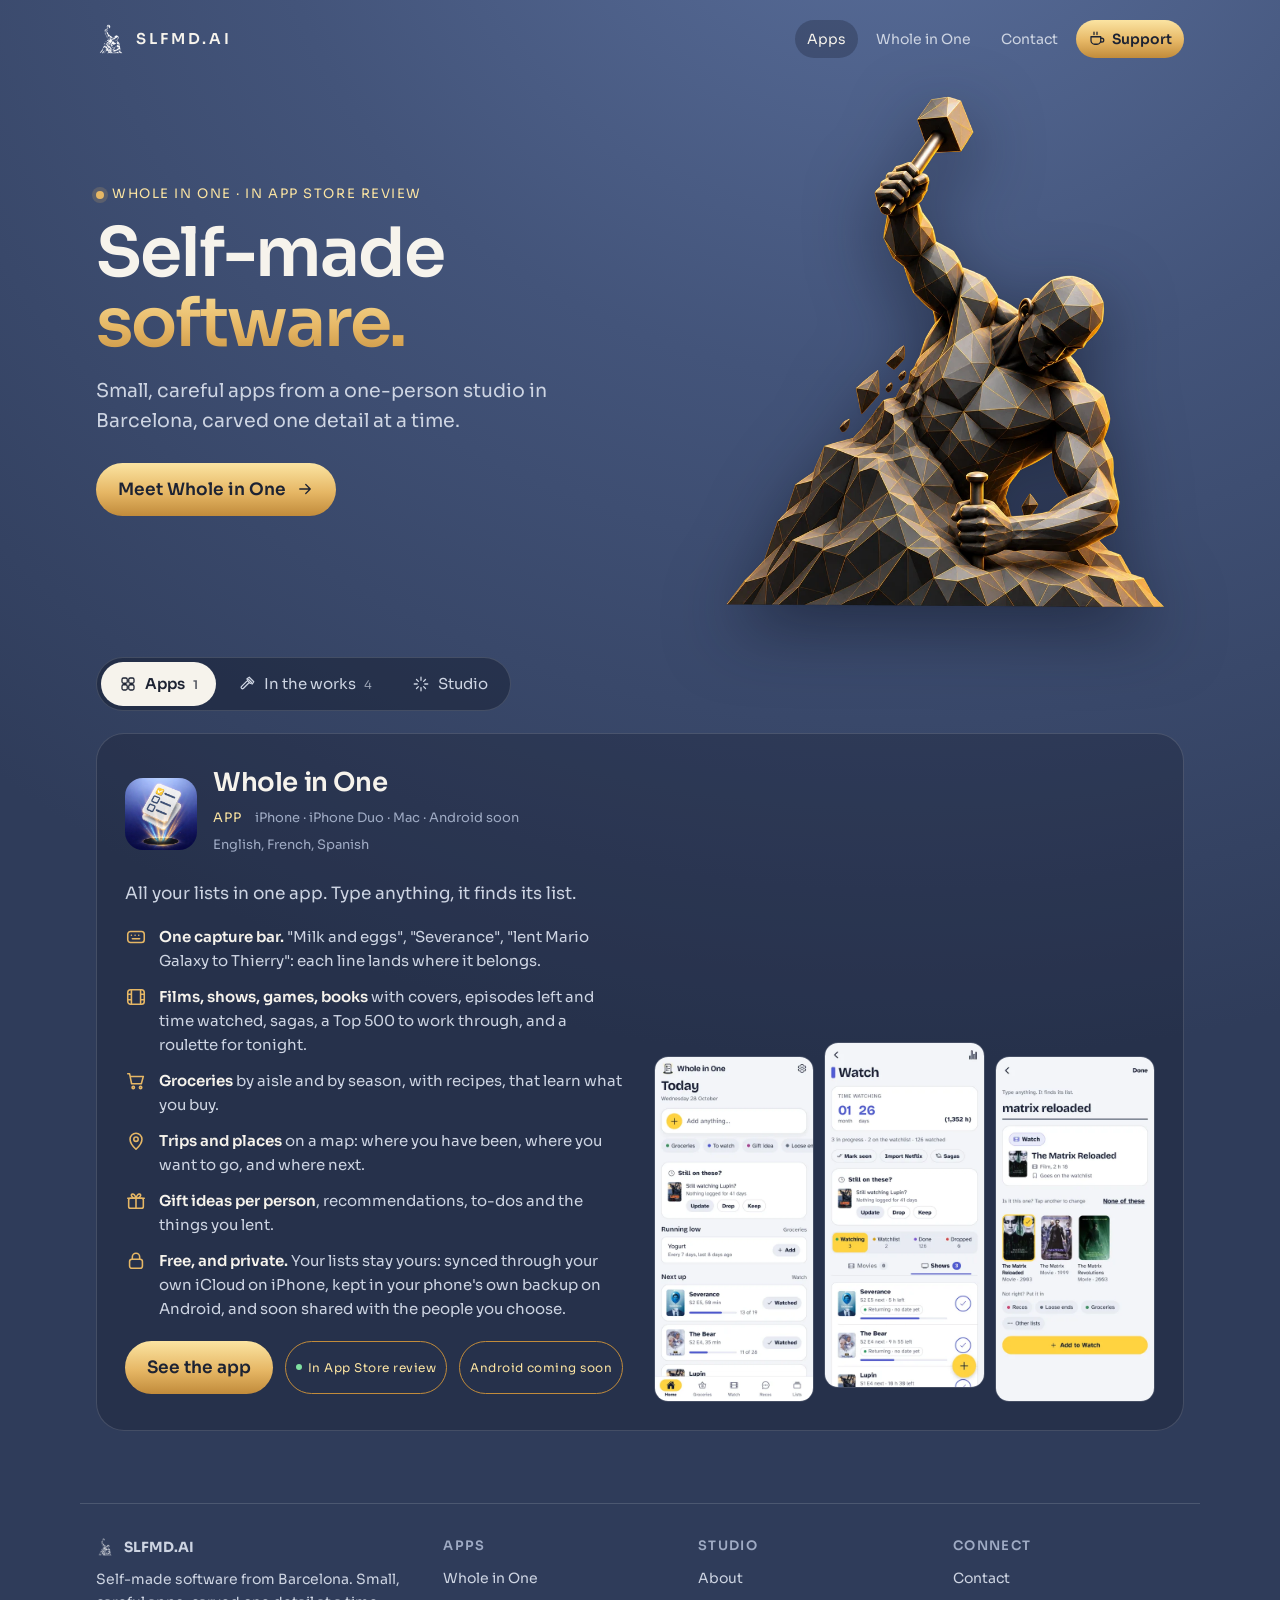
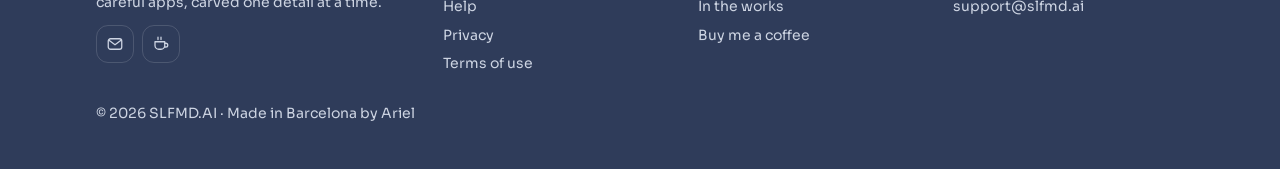
<file: index.html>
<!doctype html>
<html lang="en">
<head>
<meta charset="utf-8">
<meta name="viewport" content="width=device-width,initial-scale=1">
<title>SLFMD.AI — self-made apps</title>
<meta name="description" content="SLFMD.AI is a small studio in Barcelona making careful apps and games. First up: Whole in One, all your lists in one app.">
<meta name="theme-color" content="#43547a">
<link rel="icon" href="/favicon.ico" sizes="any">
<link rel="icon" type="image/png" href="/assets/favicon-32.png" sizes="32x32">
<link rel="apple-touch-icon" href="/apple-touch-icon.png">
<meta property="og:type" content="website">
<meta property="og:site_name" content="SLFMD.AI">
<meta property="og:title" content="SLFMD.AI — self-made apps">
<meta property="og:description" content="SLFMD.AI is a small studio in Barcelona making careful apps and games. First up: Whole in One, all your lists in one app.">
<meta property="og:image" content="https://slfmd.ai/assets/og-image.jpg">
<meta name="twitter:card" content="summary_large_image">
<link rel="preconnect" href="https://fonts.googleapis.com">
<link rel="preconnect" href="https://fonts.gstatic.com" crossorigin>
<link href="https://fonts.googleapis.com/css2?family=Sora:wght@400;600&display=swap" rel="stylesheet">
<link rel="stylesheet" href="/assets/site.css">
</head>
<body>
<svg width="0" height="0" style="position:absolute" aria-hidden="true">
<symbol id="i-mail" viewBox="0 0 24 24"><rect x="3" y="5" width="18" height="14" rx="3"/><path d="m4 7 8 6 8-6"/></symbol>
<symbol id="i-insta" viewBox="0 0 24 24"><rect x="3.5" y="3.5" width="17" height="17" rx="5"/><circle cx="12" cy="12" r="4"/><circle cx="17.2" cy="6.8" r="0.6" fill="currentColor"/></symbol>
<symbol id="i-coffee" viewBox="0 0 24 24"><path d="M4 9h13v5a5 5 0 0 1-5 5H9a5 5 0 0 1-5-5V9Z"/><path d="M17 11h1.5a2.5 2.5 0 0 1 0 5H17"/><path d="M8 3v3M12 3v3"/></symbol>
<symbol id="i-heart" viewBox="0 0 24 24"><path d="M12 20s-7.5-4.6-7.5-10A4.3 4.3 0 0 1 12 7.4 4.3 4.3 0 0 1 19.5 10c0 5.4-7.5 10-7.5 10Z"/></symbol>
<symbol id="i-help" viewBox="0 0 24 24"><circle cx="12" cy="12" r="9"/><circle cx="12" cy="12" r="3.5"/><path d="m5.6 5.6 3.9 3.9M14.5 14.5l3.9 3.9M18.4 5.6l-3.9 3.9M9.5 14.5l-3.9 3.9"/></symbol>
<symbol id="i-chat" viewBox="0 0 24 24"><path d="M20 12a8 8 0 0 1-11.6 7.1L4 20l1-4.2A8 8 0 1 1 20 12Z"/></symbol>
<symbol id="i-apps" viewBox="0 0 24 24"><rect x="4" y="4" width="7" height="7" rx="2"/><rect x="13" y="4" width="7" height="7" rx="2"/><rect x="4" y="13" width="7" height="7" rx="2"/><rect x="13" y="13" width="7" height="7" rx="2"/></symbol>
<symbol id="i-hammer" viewBox="0 0 24 24"><path d="m14 6 4 4M11.5 8.5l-7 7a1.8 1.8 0 0 0 2.5 2.5l7-7"/><path d="m12 5 3-2 6 6-2 3-3-1-3-3Z"/></symbol>
<symbol id="i-spark" viewBox="0 0 24 24"><path d="M12 3v4M12 17v4M3 12h4M17 12h4M6 6l2.5 2.5M15.5 15.5 18 18M18 6l-2.5 2.5M8.5 15.5 6 18"/></symbol>
<symbol id="i-type" viewBox="0 0 24 24"><rect x="3" y="6" width="18" height="12" rx="3"/><path d="M7 10h.01M11 10h.01M15 10h.01M8 14h8"/></symbol>
<symbol id="i-film" viewBox="0 0 24 24"><rect x="3" y="4" width="18" height="16" rx="3"/><path d="M7 4v16M17 4v16M3 9h4M3 15h4M17 9h4M17 15h4"/></symbol>
<symbol id="i-cart" viewBox="0 0 24 24"><path d="M3 4h2l2.2 11h10.6L20 7H6.2"/><circle cx="9" cy="19" r="1.3"/><circle cx="17" cy="19" r="1.3"/></symbol>
<symbol id="i-gift" viewBox="0 0 24 24"><rect x="4" y="9" width="16" height="11" rx="2"/><path d="M3 9h18M12 9v11M12 9S10.5 4 8 4.5 7.5 9 12 9Zm0 0s1.5-5 4-4.5S16.5 9 12 9Z"/></symbol>
<symbol id="i-pin" viewBox="0 0 24 24"><path d="M12 21s-6.5-6-6.5-11a6.5 6.5 0 0 1 13 0c0 5-6.5 11-6.5 11Z"/><circle cx="12" cy="10" r="2.4"/></symbol>
<symbol id="i-lock" viewBox="0 0 24 24"><rect x="5" y="10" width="14" height="10" rx="2.5"/><path d="M8 10V7.5a4 4 0 0 1 8 0V10"/></symbol>
<symbol id="i-phone" viewBox="0 0 24 24"><rect x="6.5" y="2.5" width="11" height="19" rx="2.5"/><path d="M11 18.5h2"/></symbol>
<symbol id="i-game" viewBox="0 0 24 24"><path d="M7 8h10a4 4 0 0 1 3.9 4.9l-.8 3.3a2.4 2.4 0 0 1-4.2.9L14.5 15h-5l-1.4 2.1a2.4 2.4 0 0 1-4.2-.9l-.8-3.3A4 4 0 0 1 7 8Z"/><path d="M8 11v3M6.5 12.5h3M15.5 12h.01M17.5 13.5h.01"/></symbol>
<symbol id="i-arrow" viewBox="0 0 24 24"><path d="M5 12h14M13 6l6 6-6 6"/></symbol>
<symbol id="i-globe" viewBox="0 0 24 24"><circle cx="12" cy="12" r="9"/><path d="M3 12h18M12 3a14 14 0 0 1 0 18M12 3a14 14 0 0 0 0 18"/></symbol>
</svg>
<a class="skip" href="#main">Skip to content</a>
<header class="bar">
<a class="brand" href="/" aria-label="SLFMD.AI home"><img src="/assets/mark-96.png" alt=""><span>SLFMD.AI</span></a>
<nav aria-label="Main"><a href="/#apps" aria-current="page">Apps</a><a href="/wholeinone/" class="hide-sm">Whole in One</a><a href="/contact/">Contact</a><a class="cta" href="https://ko-fi.com/slfmdai" rel="noopener"><svg class="icon"><use href="#i-coffee"/></svg><span class="hide-sm">Support</span></a></nav>
</header>
<main id="main" class="wide">
<section class="hero">
<div>
<span class="eyebrow">Whole in One · in App Store review</span>
<h1>Self-made <span class="gold-text">software.</span></h1>
<p class="lede">Small, careful apps from a one-person studio in Barcelona, carved one detail at a time.</p>
<div class="actions"><a class="button" href="/wholeinone/">Meet Whole in One <svg class="icon"><use href="#i-arrow"/></svg></a></div>
</div>
<figure><picture><source srcset="/assets/slfmd-hero-alpha.webp" type="image/webp"><img src="/assets/slfmd-hero-alpha.png" width="786" height="920" alt="A low-poly figure carving itself out of rock with a hammer and chisel"></picture></figure>
</section>

<div class="tabs" role="tablist" aria-label="Sections" id="apps">
<button role="tab" id="t-apps" aria-controls="p-apps" aria-selected="true"><svg class="icon"><use href="#i-apps"/></svg>Apps <span class="count">1</span></button>
<button role="tab" id="t-next" aria-controls="p-next" aria-selected="false" tabindex="-1"><svg class="icon"><use href="#i-hammer"/></svg>In the works <span class="count">4</span></button>
<button role="tab" id="t-studio" aria-controls="p-studio" aria-selected="false" tabindex="-1"><svg class="icon"><use href="#i-spark"/></svg>Studio</button>
</div>

<section role="tabpanel" id="p-apps" aria-labelledby="t-apps">
<article class="feature">
<div>
<div class="app-id"><img src="/wholeinone/img/icon.png" alt=""><div><h3>Whole in One</h3><div class="meta"><span class="tag">App</span><span>iPhone · iPhone Duo · Mac · Android soon</span><span>English, French, Spanish</span></div></div></div>
<p class="muted">All your lists in one app. Type anything, it finds its list.</p>
<ul class="ilist">
<li><svg class="icon"><use href="#i-type"/></svg><span><strong>One capture bar.</strong> "Milk and eggs", "Severance", "lent Mario Galaxy to Thierry": each line lands where it belongs.</span></li>
<li><svg class="icon"><use href="#i-film"/></svg><span><strong>Films, shows, games, books</strong> with covers, episodes left and time watched, sagas, a Top 500 to work through, and a roulette for tonight.</span></li>
<li><svg class="icon"><use href="#i-cart"/></svg><span><strong>Groceries</strong> by aisle and by season, with recipes, that learn what you buy.</span></li>
<li><svg class="icon"><use href="#i-pin"/></svg><span><strong>Trips and places</strong> on a map: where you have been, where you want to go, and where next.</span></li>
<li><svg class="icon"><use href="#i-gift"/></svg><span><strong>Gift ideas per person</strong>, recommendations, to-dos and the things you lent.</span></li>
<li><svg class="icon"><use href="#i-lock"/></svg><span><strong>Free, and private.</strong> Your lists stay yours: synced through your own iCloud on iPhone, kept in your phone's own backup on Android, and soon shared with the people you choose.</span></li>
</ul>
<div class="actions"><a class="button" href="/wholeinone/">See the app</a><span class="pill live">In App Store review</span><span class="pill">Android coming soon</span></div>
</div>
<div class="strip">
<img src="/wholeinone/img/1_home.webp" width="402" height="874" alt="Home with today's lists" loading="lazy">
<img src="/wholeinone/img/2_watch.webp" width="402" height="874" alt="Watch list with posters and episodes left" loading="lazy">
<img src="/wholeinone/img/4_capture.webp" width="402" height="874" alt="Typing one line that goes to the right list" loading="lazy">
</div>
</article>
</section>

<section role="tabpanel" id="p-next" aria-labelledby="t-next" hidden>
<div class="panel-head" id="next"><h2>In the works</h2><p>What is on the bench, roughly in order.</p></div>
<div class="cards two">
<a class="tile" href="mailto:support@slfmd.ai?subject=Android%20tester"><div class="badge"><svg class="icon"><use href="#i-phone"/></svg></div><div class="meta"><span class="tag">This winter</span></div><h3>Whole in One for Android</h3><p>The same lists on Android phones, coming soon. The test is open: write to be one of the testers.</p><span class="go">Become a tester <svg class="icon"><use href="#i-arrow"/></svg></span></a>
<div class="tile"><div class="badge"><svg class="icon"><use href="#i-heart"/></svg></div><div class="meta"><span class="tag">2027</span></div><h3>Shared lists</h3><p>Groceries and plans shared with a partner or a household, the same lists on iPhone and Android, and a taste match between friends. Free.</p></div>
<div class="tile"><div class="badge"><svg class="icon"><use href="#i-hammer"/></svg></div><div class="meta"><span class="tag">On the bench</span></div><h3>A second app</h3><p>Another tool made for one person first, then polished until it is worth sharing. Not ready to show yet.</p></div>
<div class="tile"><div class="badge"><svg class="icon"><use href="#i-game"/></svg></div><div class="meta"><span class="tag">In the forge</span></div><h3>Games</h3><p>Fifteen years of making games for others. A few small ones of our own are taking shape.</p></div>
</div>
</section>

<section role="tabpanel" id="p-studio" aria-labelledby="t-studio" hidden>
<div class="studio" id="studio">
<div>
<h2 style="margin-top:0">A one-person studio</h2>
<p class="muted">SLFMD.AI is run by Ariel, a game designer with fifteen years across AAA, free-to-play and iGaming. The name says it: self-made. Everything here is designed, built and supported by hand, with AI as the chisel.</p>
<p class="muted">Every message is read by a person. Ideas from people who use the apps go straight into the next update.</p>
<div class="actions"><a class="button" href="/contact/">Get in touch</a><a class="button ghost" href="https://ko-fi.com/slfmdai" rel="noopener"><svg class="icon"><use href="#i-coffee"/></svg> Buy me a coffee</a></div>
</div>
<div class="stats">
<div class="stat"><b>15</b><span>years making games</span></div>
<div class="stat"><b>1</b><span>person, start to finish</span></div>
<div class="stat"><b>3</b><span>languages: English, French, Spanish</span></div>
<div class="stat"><b>2</b><span>platforms: iPhone and Android</span></div>
</div>
</div>
</section>
<script>
(() => {
  const tabs = [...document.querySelectorAll('[role="tab"]')];
  const show = (t, focus) => {
    tabs.forEach((b) => {
      const on = b === t;
      b.setAttribute('aria-selected', on);
      b.tabIndex = on ? 0 : -1;
      document.getElementById(b.getAttribute('aria-controls')).hidden = !on;
    });
    if (focus) t.focus();
  };
  tabs.forEach((t, i) => {
    t.addEventListener('click', () => show(t));
    t.addEventListener('keydown', (e) => {
      const d = e.key === 'ArrowRight' ? 1 : e.key === 'ArrowLeft' ? -1 : 0;
      if (d) show(tabs[(i + d + tabs.length) % tabs.length], true);
    });
  });
  // links to #next or #studio open their tab
  const open = () => {
    const id = location.hash.slice(1);
    const t = { next: 't-next', studio: 't-studio', apps: 't-apps' }[id];
    if (t) show(document.getElementById(t));
  };
  window.addEventListener('hashchange', open);
  open();
})();
</script>
</main>

<footer>
<div class="cols">
<div><div class="sign"><img src="/assets/mark-96.png" alt=""><strong>SLFMD.AI</strong></div><p style="margin:10px 0 0">Self-made software from Barcelona. Small, careful apps, carved one detail at a time.</p>
<div class="social"><a href="mailto:contact@slfmd.ai" aria-label="Email"><svg class="icon"><use href="#i-mail"/></svg></a><a href="https://ko-fi.com/slfmdai" rel="noopener" aria-label="Ko-fi"><svg class="icon"><use href="#i-coffee"/></svg></a></div></div>
<div><h3>Apps</h3><ul><li><a href="/wholeinone/">Whole in One</a></li><li><a href="/wholeinone/support/">Help</a></li><li><a href="/wholeinone/privacy/">Privacy</a></li><li><a href="/terms/">Terms of use</a></li></ul></div>
<div><h3>Studio</h3><ul><li><a href="/#studio">About</a></li><li><a href="/#next">In the works</a></li><li><a href="https://ko-fi.com/slfmdai" rel="noopener">Buy me a coffee</a></li></ul></div>
<div><h3>Connect</h3><ul><li><a href="/contact/">Contact</a></li><li><a href="mailto:support@slfmd.ai">support@slfmd.ai</a></li></ul></div>
</div>
<div class="sign">© 2026 SLFMD.AI · Made in Barcelona by Ariel</div>
</footer>
</body>
</html>
</file>
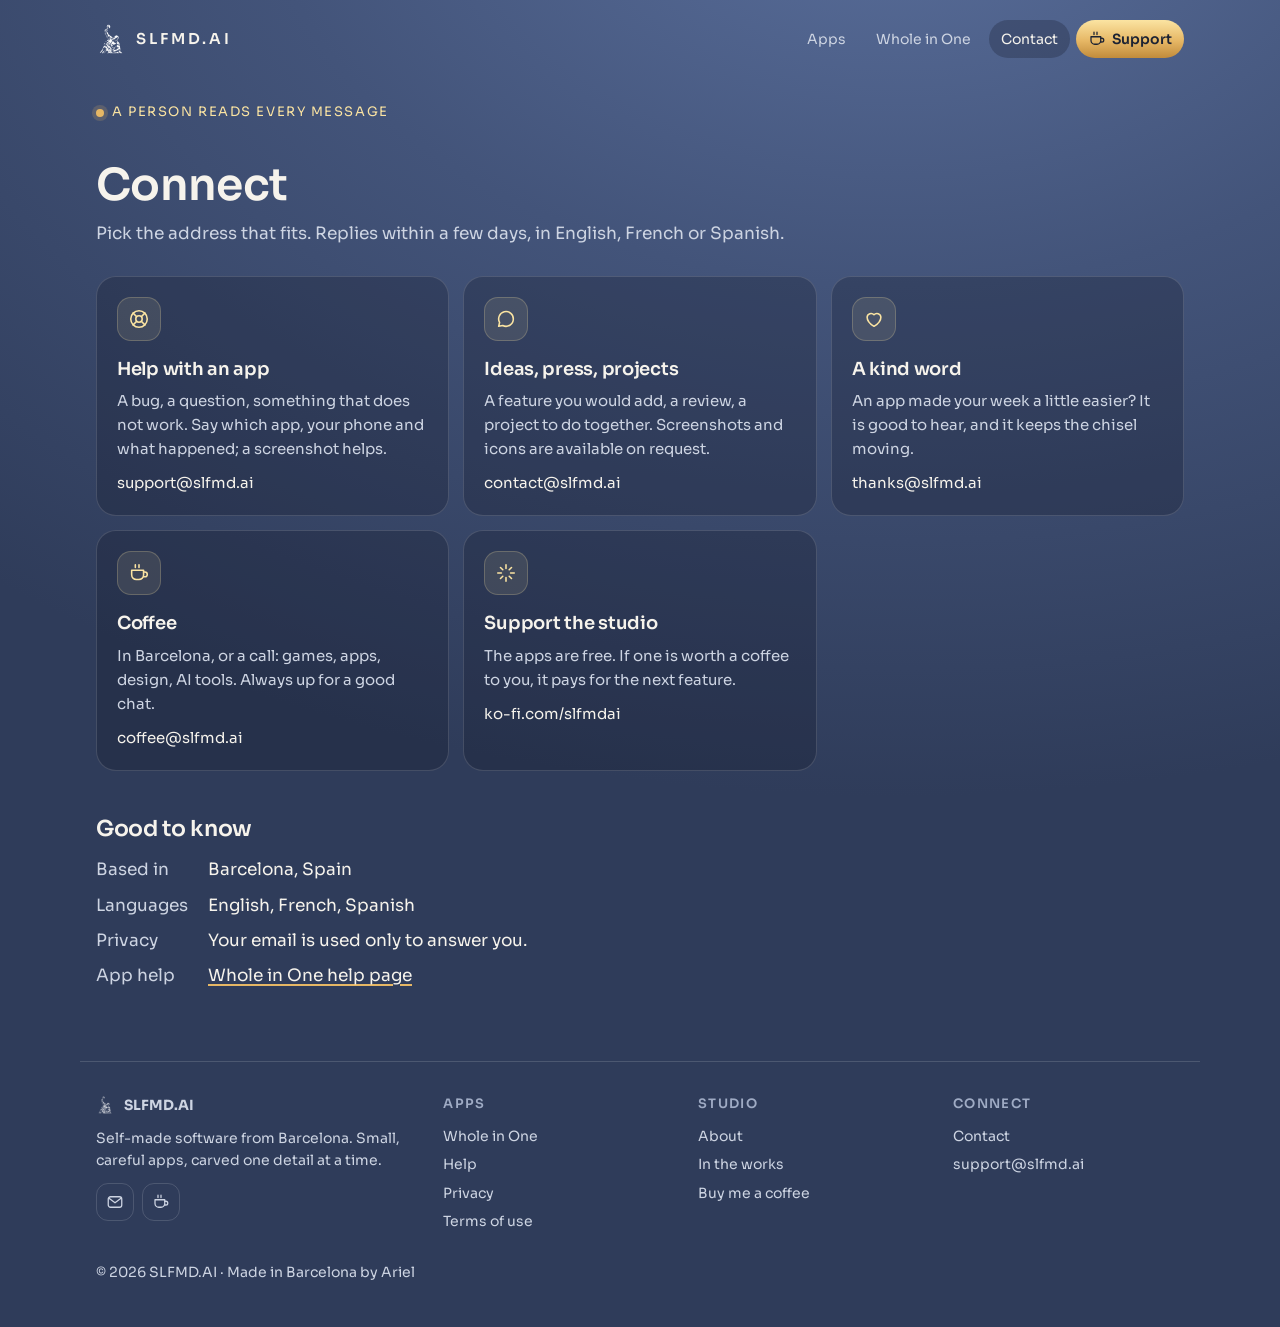
<file: contact/index.html>
<!doctype html>
<html lang="en">
<head>
<meta charset="utf-8">
<meta name="viewport" content="width=device-width,initial-scale=1">
<title>Contact — SLFMD.AI</title>
<meta name="description" content="Reach SLFMD.AI: app help, ideas and press, a kind word or a coffee.">
<meta name="theme-color" content="#43547a">
<link rel="icon" href="/favicon.ico" sizes="any">
<link rel="icon" type="image/png" href="/assets/favicon-32.png" sizes="32x32">
<link rel="apple-touch-icon" href="/apple-touch-icon.png">
<meta property="og:type" content="website">
<meta property="og:site_name" content="SLFMD.AI">
<meta property="og:title" content="Contact — SLFMD.AI">
<meta property="og:description" content="Reach SLFMD.AI: app help, ideas and press, a kind word or a coffee.">
<meta property="og:image" content="https://slfmd.ai/assets/og-image.jpg">
<meta name="twitter:card" content="summary_large_image">
<link rel="preconnect" href="https://fonts.googleapis.com">
<link rel="preconnect" href="https://fonts.gstatic.com" crossorigin>
<link href="https://fonts.googleapis.com/css2?family=Sora:wght@400;600&display=swap" rel="stylesheet">
<link rel="stylesheet" href="/assets/site.css">
</head>
<body>
<svg width="0" height="0" style="position:absolute" aria-hidden="true">
<symbol id="i-mail" viewBox="0 0 24 24"><rect x="3" y="5" width="18" height="14" rx="3"/><path d="m4 7 8 6 8-6"/></symbol>
<symbol id="i-insta" viewBox="0 0 24 24"><rect x="3.5" y="3.5" width="17" height="17" rx="5"/><circle cx="12" cy="12" r="4"/><circle cx="17.2" cy="6.8" r="0.6" fill="currentColor"/></symbol>
<symbol id="i-coffee" viewBox="0 0 24 24"><path d="M4 9h13v5a5 5 0 0 1-5 5H9a5 5 0 0 1-5-5V9Z"/><path d="M17 11h1.5a2.5 2.5 0 0 1 0 5H17"/><path d="M8 3v3M12 3v3"/></symbol>
<symbol id="i-heart" viewBox="0 0 24 24"><path d="M12 20s-7.5-4.6-7.5-10A4.3 4.3 0 0 1 12 7.4 4.3 4.3 0 0 1 19.5 10c0 5.4-7.5 10-7.5 10Z"/></symbol>
<symbol id="i-help" viewBox="0 0 24 24"><circle cx="12" cy="12" r="9"/><circle cx="12" cy="12" r="3.5"/><path d="m5.6 5.6 3.9 3.9M14.5 14.5l3.9 3.9M18.4 5.6l-3.9 3.9M9.5 14.5l-3.9 3.9"/></symbol>
<symbol id="i-chat" viewBox="0 0 24 24"><path d="M20 12a8 8 0 0 1-11.6 7.1L4 20l1-4.2A8 8 0 1 1 20 12Z"/></symbol>
<symbol id="i-apps" viewBox="0 0 24 24"><rect x="4" y="4" width="7" height="7" rx="2"/><rect x="13" y="4" width="7" height="7" rx="2"/><rect x="4" y="13" width="7" height="7" rx="2"/><rect x="13" y="13" width="7" height="7" rx="2"/></symbol>
<symbol id="i-hammer" viewBox="0 0 24 24"><path d="m14 6 4 4M11.5 8.5l-7 7a1.8 1.8 0 0 0 2.5 2.5l7-7"/><path d="m12 5 3-2 6 6-2 3-3-1-3-3Z"/></symbol>
<symbol id="i-spark" viewBox="0 0 24 24"><path d="M12 3v4M12 17v4M3 12h4M17 12h4M6 6l2.5 2.5M15.5 15.5 18 18M18 6l-2.5 2.5M8.5 15.5 6 18"/></symbol>
<symbol id="i-type" viewBox="0 0 24 24"><rect x="3" y="6" width="18" height="12" rx="3"/><path d="M7 10h.01M11 10h.01M15 10h.01M8 14h8"/></symbol>
<symbol id="i-film" viewBox="0 0 24 24"><rect x="3" y="4" width="18" height="16" rx="3"/><path d="M7 4v16M17 4v16M3 9h4M3 15h4M17 9h4M17 15h4"/></symbol>
<symbol id="i-cart" viewBox="0 0 24 24"><path d="M3 4h2l2.2 11h10.6L20 7H6.2"/><circle cx="9" cy="19" r="1.3"/><circle cx="17" cy="19" r="1.3"/></symbol>
<symbol id="i-gift" viewBox="0 0 24 24"><rect x="4" y="9" width="16" height="11" rx="2"/><path d="M3 9h18M12 9v11M12 9S10.5 4 8 4.5 7.5 9 12 9Zm0 0s1.5-5 4-4.5S16.5 9 12 9Z"/></symbol>
<symbol id="i-pin" viewBox="0 0 24 24"><path d="M12 21s-6.5-6-6.5-11a6.5 6.5 0 0 1 13 0c0 5-6.5 11-6.5 11Z"/><circle cx="12" cy="10" r="2.4"/></symbol>
<symbol id="i-lock" viewBox="0 0 24 24"><rect x="5" y="10" width="14" height="10" rx="2.5"/><path d="M8 10V7.5a4 4 0 0 1 8 0V10"/></symbol>
<symbol id="i-phone" viewBox="0 0 24 24"><rect x="6.5" y="2.5" width="11" height="19" rx="2.5"/><path d="M11 18.5h2"/></symbol>
<symbol id="i-game" viewBox="0 0 24 24"><path d="M7 8h10a4 4 0 0 1 3.9 4.9l-.8 3.3a2.4 2.4 0 0 1-4.2.9L14.5 15h-5l-1.4 2.1a2.4 2.4 0 0 1-4.2-.9l-.8-3.3A4 4 0 0 1 7 8Z"/><path d="M8 11v3M6.5 12.5h3M15.5 12h.01M17.5 13.5h.01"/></symbol>
<symbol id="i-arrow" viewBox="0 0 24 24"><path d="M5 12h14M13 6l6 6-6 6"/></symbol>
<symbol id="i-globe" viewBox="0 0 24 24"><circle cx="12" cy="12" r="9"/><path d="M3 12h18M12 3a14 14 0 0 1 0 18M12 3a14 14 0 0 0 0 18"/></symbol>
</svg>
<a class="skip" href="#main">Skip to content</a>
<header class="bar">
<a class="brand" href="/" aria-label="SLFMD.AI home"><img src="/assets/mark-96.png" alt=""><span>SLFMD.AI</span></a>
<nav aria-label="Main"><a href="/#apps">Apps</a><a href="/wholeinone/" class="hide-sm">Whole in One</a><a href="/contact/" aria-current="page">Contact</a><a class="cta" href="https://ko-fi.com/slfmdai" rel="noopener"><svg class="icon"><use href="#i-coffee"/></svg><span class="hide-sm">Support</span></a></nav>
</header>
<main id="main" class="wide">
<span class="eyebrow" style="margin-top:24px">A person reads every message</span>
<h1>Connect</h1>
<p class="muted" style="max-width:56ch">Pick the address that fits. Replies within a few days, in English, French or Spanish.</p>
<div class="cards" style="margin-top:28px">
<a class="tile" href="mailto:support@slfmd.ai"><div class="badge"><svg class="icon"><use href="#i-help"/></svg></div><h3>Help with an app</h3><p>A bug, a question, something that does not work. Say which app, your phone and what happened; a screenshot helps.</p><div class="addr">support@slfmd.ai</div></a>
<a class="tile" href="mailto:contact@slfmd.ai"><div class="badge"><svg class="icon"><use href="#i-chat"/></svg></div><h3>Ideas, press, projects</h3><p>A feature you would add, a review, a project to do together. Screenshots and icons are available on request.</p><div class="addr">contact@slfmd.ai</div></a>
<a class="tile" href="mailto:thanks@slfmd.ai"><div class="badge"><svg class="icon"><use href="#i-heart"/></svg></div><h3>A kind word</h3><p>An app made your week a little easier? It is good to hear, and it keeps the chisel moving.</p><div class="addr">thanks@slfmd.ai</div></a>
<a class="tile" href="mailto:coffee@slfmd.ai"><div class="badge"><svg class="icon"><use href="#i-coffee"/></svg></div><h3>Coffee</h3><p>In Barcelona, or a call: games, apps, design, AI tools. Always up for a good chat.</p><div class="addr">coffee@slfmd.ai</div></a>

<a class="tile" href="https://ko-fi.com/slfmdai" rel="noopener"><div class="badge"><svg class="icon"><use href="#i-spark"/></svg></div><h3>Support the studio</h3><p>The apps are free. If one is worth a coffee to you, it pays for the next feature.</p><div class="addr">ko-fi.com/slfmdai</div></a>
</div>
<h2>Good to know</h2>
<dl class="facts">
<dt>Based in</dt><dd>Barcelona, Spain</dd>
<dt>Languages</dt><dd>English, French, Spanish</dd>
<dt>Privacy</dt><dd>Your email is used only to answer you.</dd>
<dt>App help</dt><dd><a href="/wholeinone/support/">Whole in One help page</a></dd>
</dl>
</main>

<footer>
<div class="cols">
<div><div class="sign"><img src="/assets/mark-96.png" alt=""><strong>SLFMD.AI</strong></div><p style="margin:10px 0 0">Self-made software from Barcelona. Small, careful apps, carved one detail at a time.</p>
<div class="social"><a href="mailto:contact@slfmd.ai" aria-label="Email"><svg class="icon"><use href="#i-mail"/></svg></a><a href="https://ko-fi.com/slfmdai" rel="noopener" aria-label="Ko-fi"><svg class="icon"><use href="#i-coffee"/></svg></a></div></div>
<div><h3>Apps</h3><ul><li><a href="/wholeinone/">Whole in One</a></li><li><a href="/wholeinone/support/">Help</a></li><li><a href="/wholeinone/privacy/">Privacy</a></li><li><a href="/terms/">Terms of use</a></li></ul></div>
<div><h3>Studio</h3><ul><li><a href="/#studio">About</a></li><li><a href="/#next">In the works</a></li><li><a href="https://ko-fi.com/slfmdai" rel="noopener">Buy me a coffee</a></li></ul></div>
<div><h3>Connect</h3><ul><li><a href="/contact/">Contact</a></li><li><a href="mailto:support@slfmd.ai">support@slfmd.ai</a></li></ul></div>
</div>
<div class="sign">© 2026 SLFMD.AI · Made in Barcelona by Ariel</div>
</footer>
</body>
</html>
</file>
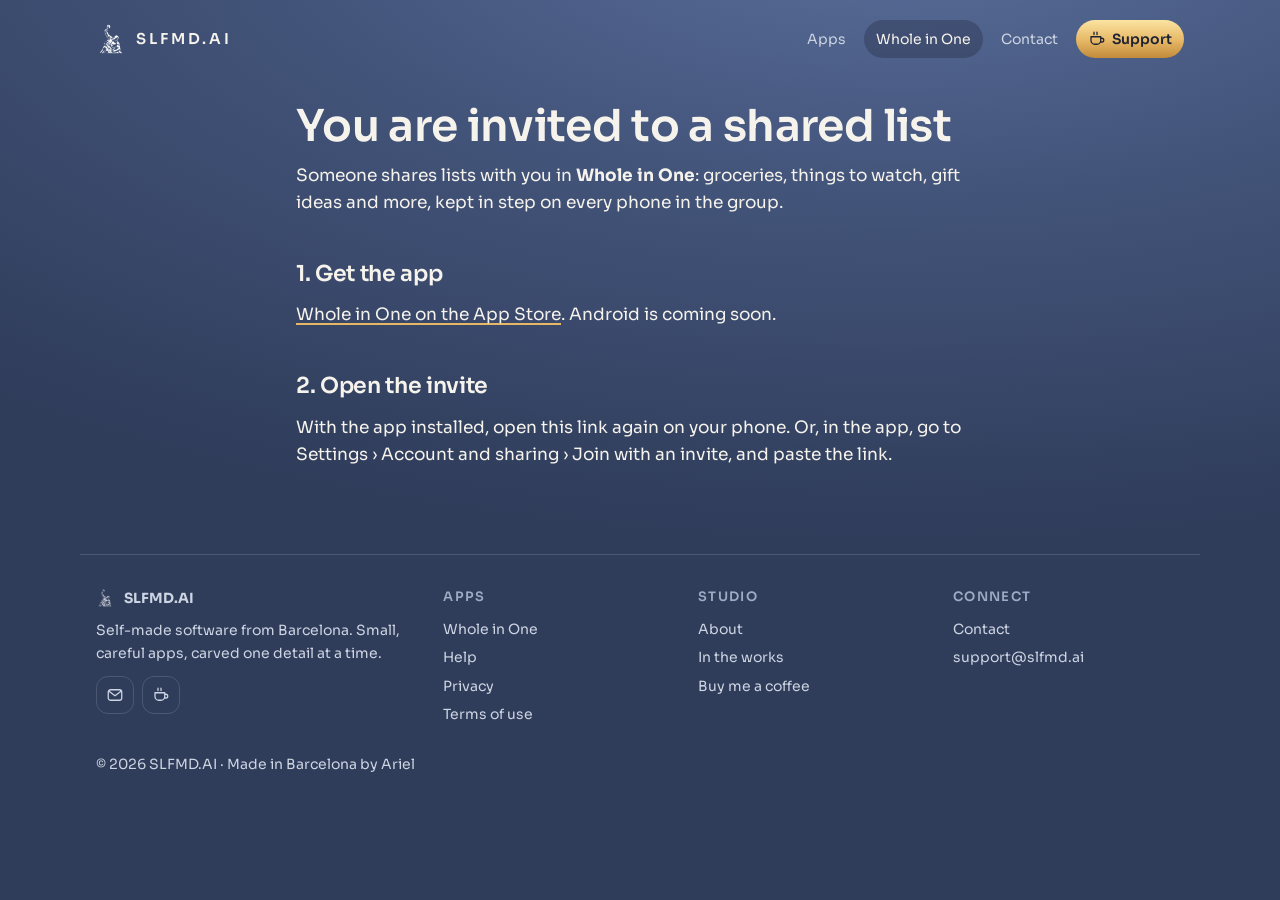
<file: j/index.html>
<!doctype html>
<html lang="en">
<head>
<meta charset="utf-8">
<meta name="robots" content="noindex">
<meta name="viewport" content="width=device-width,initial-scale=1">
<title>Whole in One — Join a shared list</title>
<meta name="description" content="You are invited to a shared list in Whole in One.">
<meta name="theme-color" content="#43547a">
<link rel="icon" href="/favicon.ico" sizes="any">
<link rel="icon" type="image/png" href="/assets/favicon-32.png" sizes="32x32">
<link rel="apple-touch-icon" href="/apple-touch-icon.png">
<meta property="og:type" content="website">
<meta property="og:site_name" content="SLFMD.AI">
<meta property="og:title" content="Whole in One — Join a shared list">
<meta property="og:description" content="You are invited to a shared list in Whole in One.">
<meta property="og:image" content="https://slfmd.ai/assets/og-image.jpg">
<meta name="twitter:card" content="summary_large_image">
<link rel="preconnect" href="https://fonts.googleapis.com">
<link rel="preconnect" href="https://fonts.gstatic.com" crossorigin>
<link href="https://fonts.googleapis.com/css2?family=Sora:wght@400;600&display=swap" rel="stylesheet">
<link rel="stylesheet" href="/assets/site.css">
</head>
<body>
<svg width="0" height="0" style="position:absolute" aria-hidden="true">
<symbol id="i-mail" viewBox="0 0 24 24"><rect x="3" y="5" width="18" height="14" rx="3"/><path d="m4 7 8 6 8-6"/></symbol>
<symbol id="i-insta" viewBox="0 0 24 24"><rect x="3.5" y="3.5" width="17" height="17" rx="5"/><circle cx="12" cy="12" r="4"/><circle cx="17.2" cy="6.8" r="0.6" fill="currentColor"/></symbol>
<symbol id="i-coffee" viewBox="0 0 24 24"><path d="M4 9h13v5a5 5 0 0 1-5 5H9a5 5 0 0 1-5-5V9Z"/><path d="M17 11h1.5a2.5 2.5 0 0 1 0 5H17"/><path d="M8 3v3M12 3v3"/></symbol>
<symbol id="i-heart" viewBox="0 0 24 24"><path d="M12 20s-7.5-4.6-7.5-10A4.3 4.3 0 0 1 12 7.4 4.3 4.3 0 0 1 19.5 10c0 5.4-7.5 10-7.5 10Z"/></symbol>
<symbol id="i-help" viewBox="0 0 24 24"><circle cx="12" cy="12" r="9"/><circle cx="12" cy="12" r="3.5"/><path d="m5.6 5.6 3.9 3.9M14.5 14.5l3.9 3.9M18.4 5.6l-3.9 3.9M9.5 14.5l-3.9 3.9"/></symbol>
<symbol id="i-chat" viewBox="0 0 24 24"><path d="M20 12a8 8 0 0 1-11.6 7.1L4 20l1-4.2A8 8 0 1 1 20 12Z"/></symbol>
<symbol id="i-apps" viewBox="0 0 24 24"><rect x="4" y="4" width="7" height="7" rx="2"/><rect x="13" y="4" width="7" height="7" rx="2"/><rect x="4" y="13" width="7" height="7" rx="2"/><rect x="13" y="13" width="7" height="7" rx="2"/></symbol>
<symbol id="i-hammer" viewBox="0 0 24 24"><path d="m14 6 4 4M11.5 8.5l-7 7a1.8 1.8 0 0 0 2.5 2.5l7-7"/><path d="m12 5 3-2 6 6-2 3-3-1-3-3Z"/></symbol>
<symbol id="i-spark" viewBox="0 0 24 24"><path d="M12 3v4M12 17v4M3 12h4M17 12h4M6 6l2.5 2.5M15.5 15.5 18 18M18 6l-2.5 2.5M8.5 15.5 6 18"/></symbol>
<symbol id="i-type" viewBox="0 0 24 24"><rect x="3" y="6" width="18" height="12" rx="3"/><path d="M7 10h.01M11 10h.01M15 10h.01M8 14h8"/></symbol>
<symbol id="i-film" viewBox="0 0 24 24"><rect x="3" y="4" width="18" height="16" rx="3"/><path d="M7 4v16M17 4v16M3 9h4M3 15h4M17 9h4M17 15h4"/></symbol>
<symbol id="i-cart" viewBox="0 0 24 24"><path d="M3 4h2l2.2 11h10.6L20 7H6.2"/><circle cx="9" cy="19" r="1.3"/><circle cx="17" cy="19" r="1.3"/></symbol>
<symbol id="i-gift" viewBox="0 0 24 24"><rect x="4" y="9" width="16" height="11" rx="2"/><path d="M3 9h18M12 9v11M12 9S10.5 4 8 4.5 7.5 9 12 9Zm0 0s1.5-5 4-4.5S16.5 9 12 9Z"/></symbol>
<symbol id="i-pin" viewBox="0 0 24 24"><path d="M12 21s-6.5-6-6.5-11a6.5 6.5 0 0 1 13 0c0 5-6.5 11-6.5 11Z"/><circle cx="12" cy="10" r="2.4"/></symbol>
<symbol id="i-lock" viewBox="0 0 24 24"><rect x="5" y="10" width="14" height="10" rx="2.5"/><path d="M8 10V7.5a4 4 0 0 1 8 0V10"/></symbol>
<symbol id="i-phone" viewBox="0 0 24 24"><rect x="6.5" y="2.5" width="11" height="19" rx="2.5"/><path d="M11 18.5h2"/></symbol>
<symbol id="i-game" viewBox="0 0 24 24"><path d="M7 8h10a4 4 0 0 1 3.9 4.9l-.8 3.3a2.4 2.4 0 0 1-4.2.9L14.5 15h-5l-1.4 2.1a2.4 2.4 0 0 1-4.2-.9l-.8-3.3A4 4 0 0 1 7 8Z"/><path d="M8 11v3M6.5 12.5h3M15.5 12h.01M17.5 13.5h.01"/></symbol>
<symbol id="i-arrow" viewBox="0 0 24 24"><path d="M5 12h14M13 6l6 6-6 6"/></symbol>
<symbol id="i-globe" viewBox="0 0 24 24"><circle cx="12" cy="12" r="9"/><path d="M3 12h18M12 3a14 14 0 0 1 0 18M12 3a14 14 0 0 0 0 18"/></symbol>
</svg>
<a class="skip" href="#main">Skip to content</a>
<header class="bar">
<a class="brand" href="/" aria-label="SLFMD.AI home"><img src="/assets/mark-96.png" alt=""><span>SLFMD.AI</span></a>
<nav aria-label="Main"><a href="/#apps">Apps</a><a href="/wholeinone/" aria-current="page" class="hide-sm">Whole in One</a><a href="/contact/">Contact</a><a class="cta" href="https://ko-fi.com/slfmdai" rel="noopener"><svg class="icon"><use href="#i-coffee"/></svg><span class="hide-sm">Support</span></a></nav>
</header>
<main id="main">
<h1>You are invited to a shared list</h1>
<p>Someone shares lists with you in <strong>Whole in One</strong>: groceries, things to watch, gift ideas and more, kept in step on every phone in the group.</p>
<h2>1. Get the app</h2>
<p><a href="https://apps.apple.com/app/id6827637907">Whole in One on the App Store</a>. Android is coming soon.</p>
<h2>2. Open the invite</h2>
<p>With the app installed, open this link again on your phone. Or, in the app, go to Settings › Account and sharing › Join with an invite, and paste the link.</p>
<p><button id="copy" type="button" hidden>Copy the invite link</button> <span id="done" role="status"></span></p>
<p><a id="open" href="wholeinone://j" hidden>Open in Whole in One</a></p>
<script>
(function () {
  var t = new URLSearchParams(location.search).get('t');
  if (!t) return;
  var link = location.origin + '/j/?t=' + encodeURIComponent(t);
  var open = document.getElementById('open');
  open.href = 'wholeinone://j?t=' + encodeURIComponent(t);
  open.hidden = false;
  var b = document.getElementById('copy');
  b.hidden = false;
  b.onclick = function () {
    navigator.clipboard.writeText(link).then(function () { document.getElementById('done').textContent = 'Copied.'; });
  };
})();
</script>
</main>
</main>
<footer>
<div class="cols">
<div><div class="sign"><img src="/assets/mark-96.png" alt=""><strong>SLFMD.AI</strong></div><p style="margin:10px 0 0">Self-made software from Barcelona. Small, careful apps, carved one detail at a time.</p>
<div class="social"><a href="mailto:contact@slfmd.ai" aria-label="Email"><svg class="icon"><use href="#i-mail"/></svg></a><a href="https://ko-fi.com/slfmdai" rel="noopener" aria-label="Ko-fi"><svg class="icon"><use href="#i-coffee"/></svg></a></div></div>
<div><h3>Apps</h3><ul><li><a href="/wholeinone/">Whole in One</a></li><li><a href="/wholeinone/support/">Help</a></li><li><a href="/wholeinone/privacy/">Privacy</a></li><li><a href="/terms/">Terms of use</a></li></ul></div>
<div><h3>Studio</h3><ul><li><a href="/#studio">About</a></li><li><a href="/#next">In the works</a></li><li><a href="https://ko-fi.com/slfmdai" rel="noopener">Buy me a coffee</a></li></ul></div>
<div><h3>Connect</h3><ul><li><a href="/contact/">Contact</a></li><li><a href="mailto:support@slfmd.ai">support@slfmd.ai</a></li></ul></div>
</div>
<div class="sign">© 2026 SLFMD.AI · Made in Barcelona by Ariel</div>
</footer>
</body>
</html>
</file>
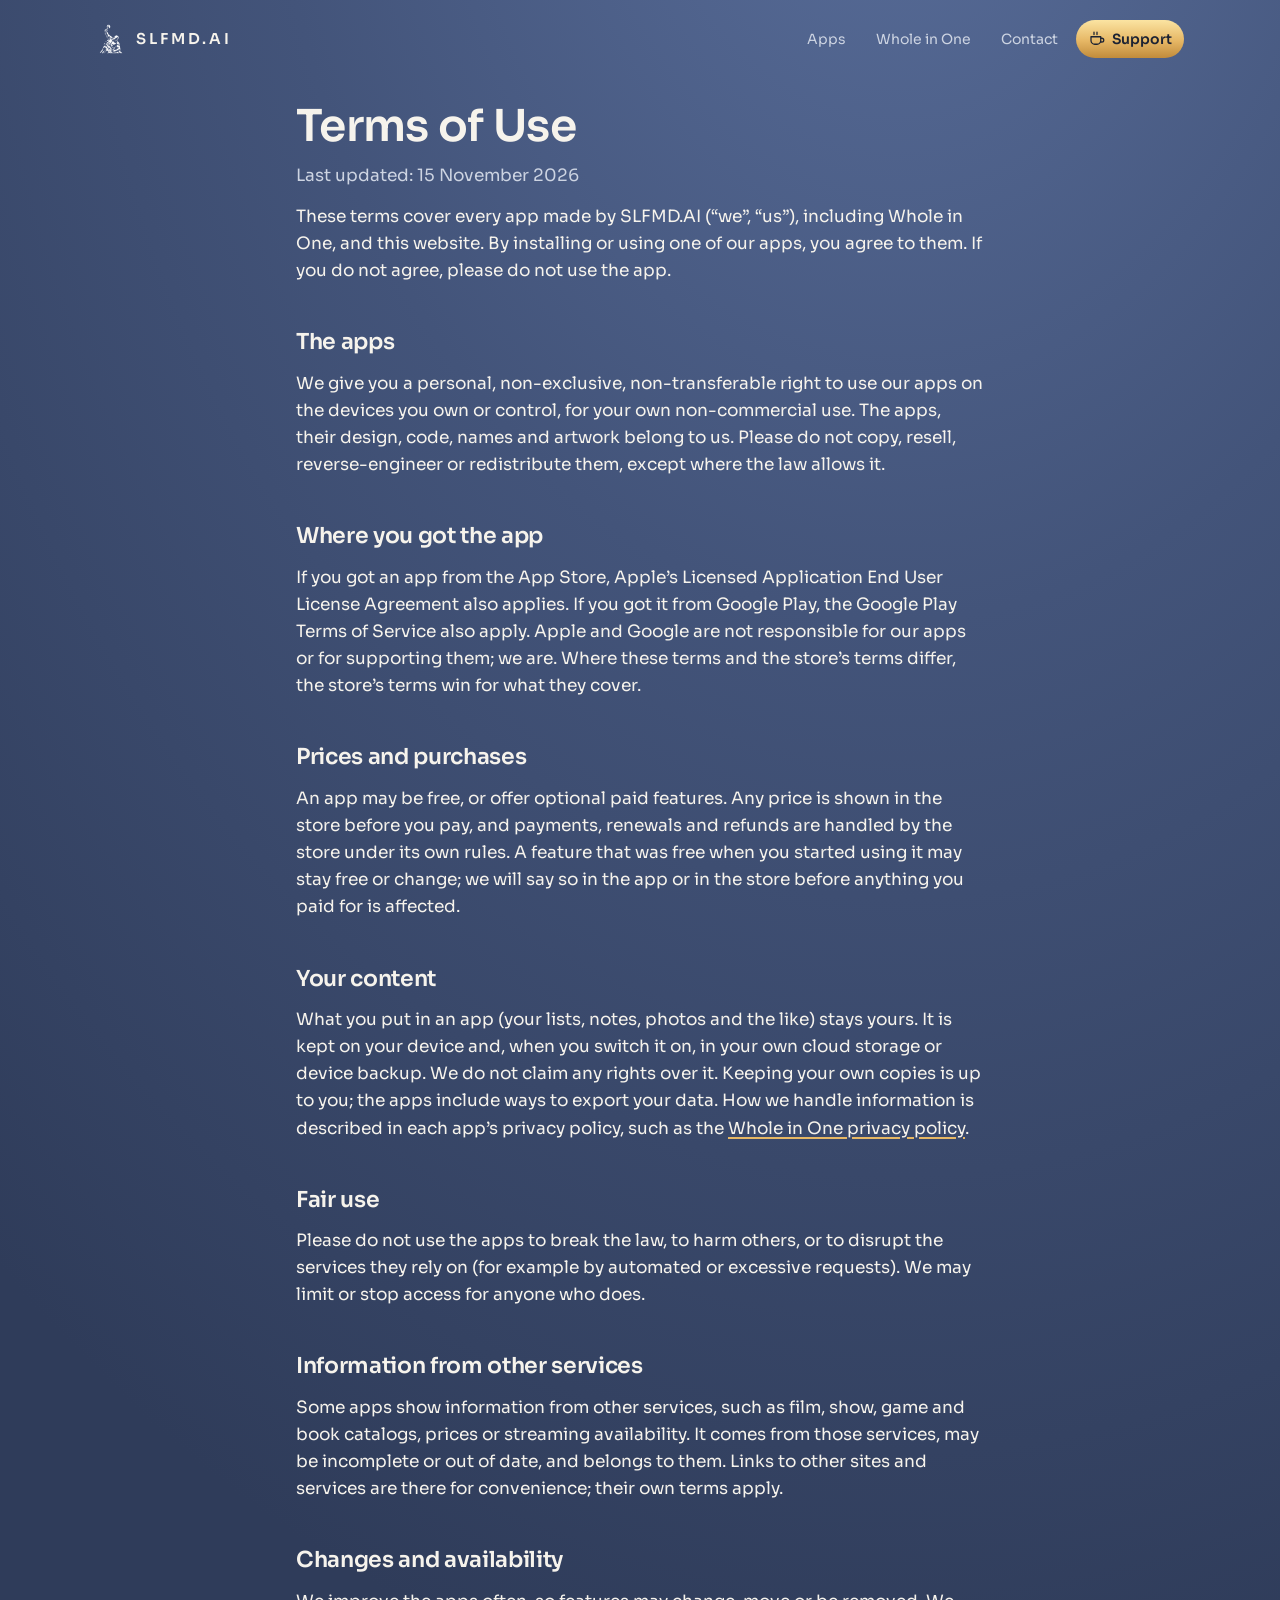
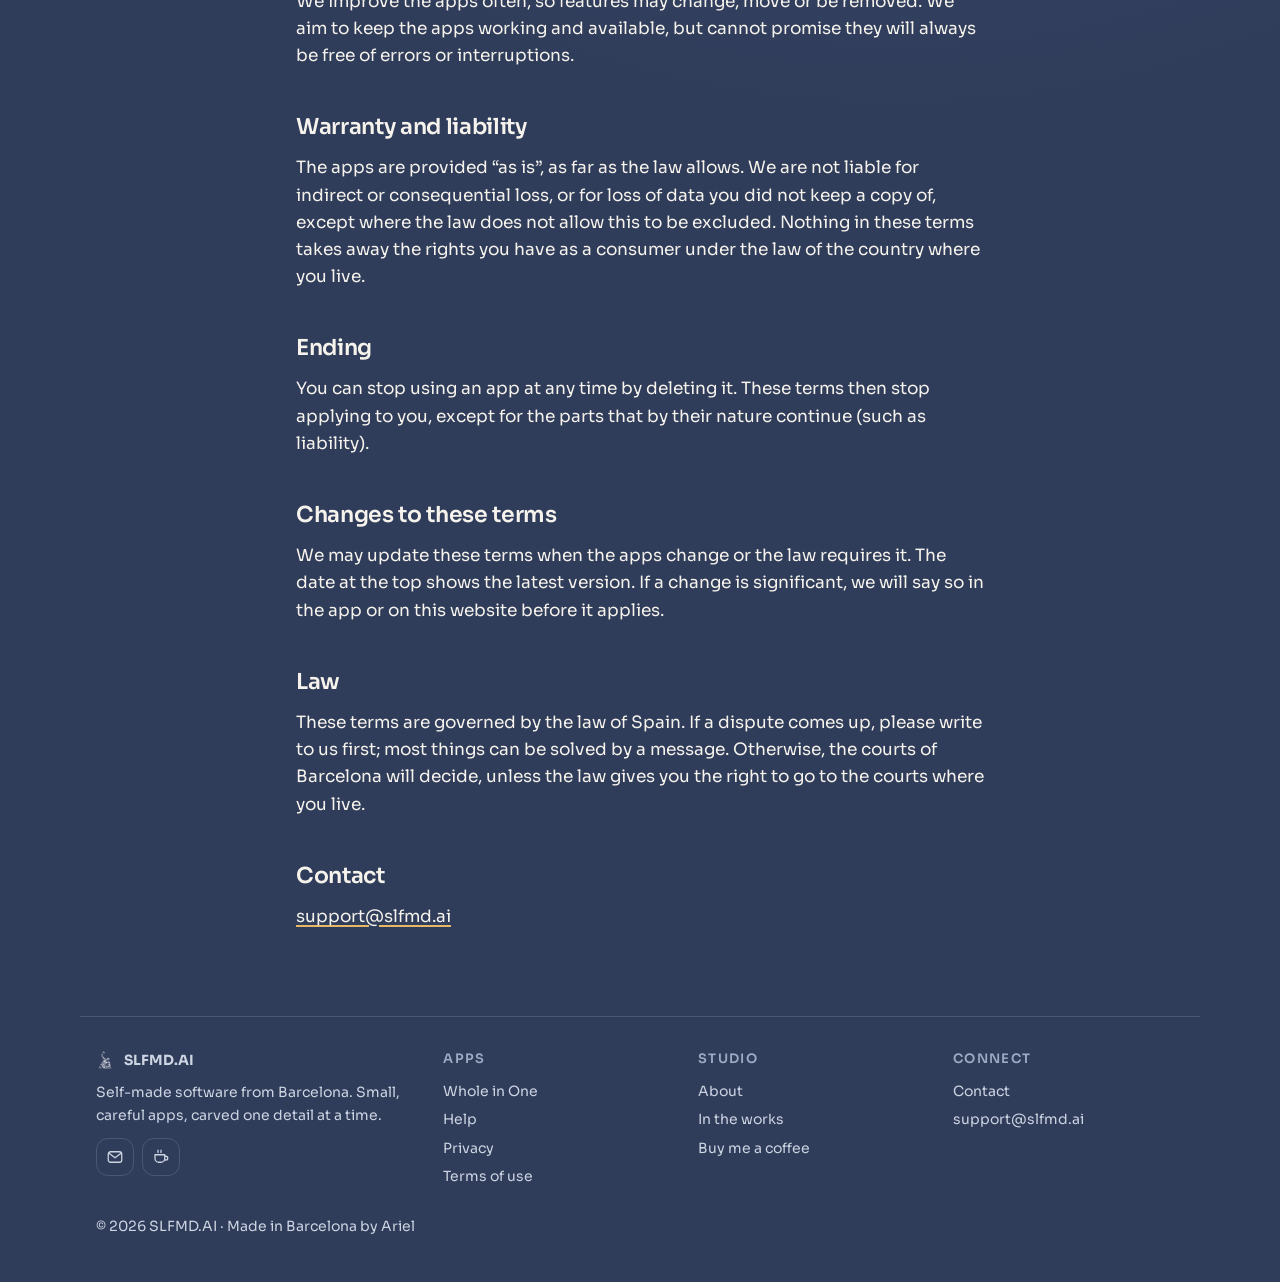
<file: terms/index.html>
<!doctype html>
<html lang="en">
<head>
<meta charset="utf-8">
<meta name="viewport" content="width=device-width,initial-scale=1">
<title>Terms of Use — SLFMD.AI</title>
<meta name="description" content="The terms for using the apps and the website of SLFMD.AI.">
<meta name="theme-color" content="#43547a">
<link rel="icon" href="/favicon.ico" sizes="any">
<link rel="icon" type="image/png" href="/assets/favicon-32.png" sizes="32x32">
<link rel="apple-touch-icon" href="/apple-touch-icon.png">
<meta property="og:type" content="website">
<meta property="og:site_name" content="SLFMD.AI">
<meta property="og:title" content="Terms of Use — SLFMD.AI">
<meta property="og:description" content="The terms for using the apps and the website of SLFMD.AI.">
<meta property="og:image" content="https://slfmd.ai/assets/og-image.jpg">
<meta name="twitter:card" content="summary_large_image">
<link rel="preconnect" href="https://fonts.googleapis.com">
<link rel="preconnect" href="https://fonts.gstatic.com" crossorigin>
<link href="https://fonts.googleapis.com/css2?family=Sora:wght@400;600&display=swap" rel="stylesheet">
<link rel="stylesheet" href="/assets/site.css">
</head>
<body>
<svg width="0" height="0" style="position:absolute" aria-hidden="true">
<symbol id="i-mail" viewBox="0 0 24 24"><rect x="3" y="5" width="18" height="14" rx="3"/><path d="m4 7 8 6 8-6"/></symbol>
<symbol id="i-insta" viewBox="0 0 24 24"><rect x="3.5" y="3.5" width="17" height="17" rx="5"/><circle cx="12" cy="12" r="4"/><circle cx="17.2" cy="6.8" r="0.6" fill="currentColor"/></symbol>
<symbol id="i-coffee" viewBox="0 0 24 24"><path d="M4 9h13v5a5 5 0 0 1-5 5H9a5 5 0 0 1-5-5V9Z"/><path d="M17 11h1.5a2.5 2.5 0 0 1 0 5H17"/><path d="M8 3v3M12 3v3"/></symbol>
<symbol id="i-heart" viewBox="0 0 24 24"><path d="M12 20s-7.5-4.6-7.5-10A4.3 4.3 0 0 1 12 7.4 4.3 4.3 0 0 1 19.5 10c0 5.4-7.5 10-7.5 10Z"/></symbol>
<symbol id="i-help" viewBox="0 0 24 24"><circle cx="12" cy="12" r="9"/><circle cx="12" cy="12" r="3.5"/><path d="m5.6 5.6 3.9 3.9M14.5 14.5l3.9 3.9M18.4 5.6l-3.9 3.9M9.5 14.5l-3.9 3.9"/></symbol>
<symbol id="i-chat" viewBox="0 0 24 24"><path d="M20 12a8 8 0 0 1-11.6 7.1L4 20l1-4.2A8 8 0 1 1 20 12Z"/></symbol>
<symbol id="i-apps" viewBox="0 0 24 24"><rect x="4" y="4" width="7" height="7" rx="2"/><rect x="13" y="4" width="7" height="7" rx="2"/><rect x="4" y="13" width="7" height="7" rx="2"/><rect x="13" y="13" width="7" height="7" rx="2"/></symbol>
<symbol id="i-hammer" viewBox="0 0 24 24"><path d="m14 6 4 4M11.5 8.5l-7 7a1.8 1.8 0 0 0 2.5 2.5l7-7"/><path d="m12 5 3-2 6 6-2 3-3-1-3-3Z"/></symbol>
<symbol id="i-spark" viewBox="0 0 24 24"><path d="M12 3v4M12 17v4M3 12h4M17 12h4M6 6l2.5 2.5M15.5 15.5 18 18M18 6l-2.5 2.5M8.5 15.5 6 18"/></symbol>
<symbol id="i-type" viewBox="0 0 24 24"><rect x="3" y="6" width="18" height="12" rx="3"/><path d="M7 10h.01M11 10h.01M15 10h.01M8 14h8"/></symbol>
<symbol id="i-film" viewBox="0 0 24 24"><rect x="3" y="4" width="18" height="16" rx="3"/><path d="M7 4v16M17 4v16M3 9h4M3 15h4M17 9h4M17 15h4"/></symbol>
<symbol id="i-cart" viewBox="0 0 24 24"><path d="M3 4h2l2.2 11h10.6L20 7H6.2"/><circle cx="9" cy="19" r="1.3"/><circle cx="17" cy="19" r="1.3"/></symbol>
<symbol id="i-gift" viewBox="0 0 24 24"><rect x="4" y="9" width="16" height="11" rx="2"/><path d="M3 9h18M12 9v11M12 9S10.5 4 8 4.5 7.5 9 12 9Zm0 0s1.5-5 4-4.5S16.5 9 12 9Z"/></symbol>
<symbol id="i-pin" viewBox="0 0 24 24"><path d="M12 21s-6.5-6-6.5-11a6.5 6.5 0 0 1 13 0c0 5-6.5 11-6.5 11Z"/><circle cx="12" cy="10" r="2.4"/></symbol>
<symbol id="i-lock" viewBox="0 0 24 24"><rect x="5" y="10" width="14" height="10" rx="2.5"/><path d="M8 10V7.5a4 4 0 0 1 8 0V10"/></symbol>
<symbol id="i-phone" viewBox="0 0 24 24"><rect x="6.5" y="2.5" width="11" height="19" rx="2.5"/><path d="M11 18.5h2"/></symbol>
<symbol id="i-game" viewBox="0 0 24 24"><path d="M7 8h10a4 4 0 0 1 3.9 4.9l-.8 3.3a2.4 2.4 0 0 1-4.2.9L14.5 15h-5l-1.4 2.1a2.4 2.4 0 0 1-4.2-.9l-.8-3.3A4 4 0 0 1 7 8Z"/><path d="M8 11v3M6.5 12.5h3M15.5 12h.01M17.5 13.5h.01"/></symbol>
<symbol id="i-arrow" viewBox="0 0 24 24"><path d="M5 12h14M13 6l6 6-6 6"/></symbol>
<symbol id="i-globe" viewBox="0 0 24 24"><circle cx="12" cy="12" r="9"/><path d="M3 12h18M12 3a14 14 0 0 1 0 18M12 3a14 14 0 0 0 0 18"/></symbol>
</svg>
<a class="skip" href="#main">Skip to content</a>
<header class="bar">
<a class="brand" href="/" aria-label="SLFMD.AI home"><img src="/assets/mark-96.png" alt=""><span>SLFMD.AI</span></a>
<nav aria-label="Main"><a href="/#apps">Apps</a><a href="/wholeinone/" class="hide-sm">Whole in One</a><a href="/contact/">Contact</a><a class="cta" href="https://ko-fi.com/slfmdai" rel="noopener"><svg class="icon"><use href="#i-coffee"/></svg><span class="hide-sm">Support</span></a></nav>
</header>
<main id="main">
<h1>Terms of Use</h1>
<p class="muted">Last updated: 15 November 2026</p>
<p>These terms cover every app made by SLFMD.AI (“we”, “us”), including Whole in One, and this website. By installing or using one of our apps, you agree to them. If you do not agree, please do not use the app.</p>

<h2>The apps</h2>
<p>We give you a personal, non-exclusive, non-transferable right to use our apps on the devices you own or control, for your own non-commercial use. The apps, their design, code, names and artwork belong to us. Please do not copy, resell, reverse-engineer or redistribute them, except where the law allows it.</p>

<h2>Where you got the app</h2>
<p>If you got an app from the App Store, Apple’s Licensed Application End User License Agreement also applies. If you got it from Google Play, the Google Play Terms of Service also apply. Apple and Google are not responsible for our apps or for supporting them; we are. Where these terms and the store’s terms differ, the store’s terms win for what they cover.</p>

<h2>Prices and purchases</h2>
<p>An app may be free, or offer optional paid features. Any price is shown in the store before you pay, and payments, renewals and refunds are handled by the store under its own rules. A feature that was free when you started using it may stay free or change; we will say so in the app or in the store before anything you paid for is affected.</p>

<h2>Your content</h2>
<p>What you put in an app (your lists, notes, photos and the like) stays yours. It is kept on your device and, when you switch it on, in your own cloud storage or device backup. We do not claim any rights over it. Keeping your own copies is up to you; the apps include ways to export your data. How we handle information is described in each app’s privacy policy, such as the <a href="/wholeinone/privacy/">Whole in One privacy policy</a>.</p>

<h2>Fair use</h2>
<p>Please do not use the apps to break the law, to harm others, or to disrupt the services they rely on (for example by automated or excessive requests). We may limit or stop access for anyone who does.</p>

<h2>Information from other services</h2>
<p>Some apps show information from other services, such as film, show, game and book catalogs, prices or streaming availability. It comes from those services, may be incomplete or out of date, and belongs to them. Links to other sites and services are there for convenience; their own terms apply.</p>

<h2>Changes and availability</h2>
<p>We improve the apps often, so features may change, move or be removed. We aim to keep the apps working and available, but cannot promise they will always be free of errors or interruptions.</p>

<h2>Warranty and liability</h2>
<p>The apps are provided “as is”, as far as the law allows. We are not liable for indirect or consequential loss, or for loss of data you did not keep a copy of, except where the law does not allow this to be excluded. Nothing in these terms takes away the rights you have as a consumer under the law of the country where you live.</p>

<h2>Ending</h2>
<p>You can stop using an app at any time by deleting it. These terms then stop applying to you, except for the parts that by their nature continue (such as liability).</p>

<h2>Changes to these terms</h2>
<p>We may update these terms when the apps change or the law requires it. The date at the top shows the latest version. If a change is significant, we will say so in the app or on this website before it applies.</p>

<h2>Law</h2>
<p>These terms are governed by the law of Spain. If a dispute comes up, please write to us first; most things can be solved by a message. Otherwise, the courts of Barcelona will decide, unless the law gives you the right to go to the courts where you live.</p>

<h2>Contact</h2>
<p><a href="mailto:support@slfmd.ai">support@slfmd.ai</a></p>
</main>
<footer>
<div class="cols">
<div><div class="sign"><img src="/assets/mark-96.png" alt=""><strong>SLFMD.AI</strong></div><p style="margin:10px 0 0">Self-made software from Barcelona. Small, careful apps, carved one detail at a time.</p>
<div class="social"><a href="mailto:contact@slfmd.ai" aria-label="Email"><svg class="icon"><use href="#i-mail"/></svg></a><a href="https://ko-fi.com/slfmdai" rel="noopener" aria-label="Ko-fi"><svg class="icon"><use href="#i-coffee"/></svg></a></div></div>
<div><h3>Apps</h3><ul><li><a href="/wholeinone/">Whole in One</a></li><li><a href="/wholeinone/support/">Help</a></li><li><a href="/wholeinone/privacy/">Privacy</a></li><li><a href="/terms/">Terms of use</a></li></ul></div>
<div><h3>Studio</h3><ul><li><a href="/#studio">About</a></li><li><a href="/#next">In the works</a></li><li><a href="https://ko-fi.com/slfmdai" rel="noopener">Buy me a coffee</a></li></ul></div>
<div><h3>Connect</h3><ul><li><a href="/contact/">Contact</a></li><li><a href="mailto:support@slfmd.ai">support@slfmd.ai</a></li></ul></div>
</div>
<div class="sign">© 2026 SLFMD.AI · Made in Barcelona by Ariel</div>
</footer>
</body>
</html>
</file>
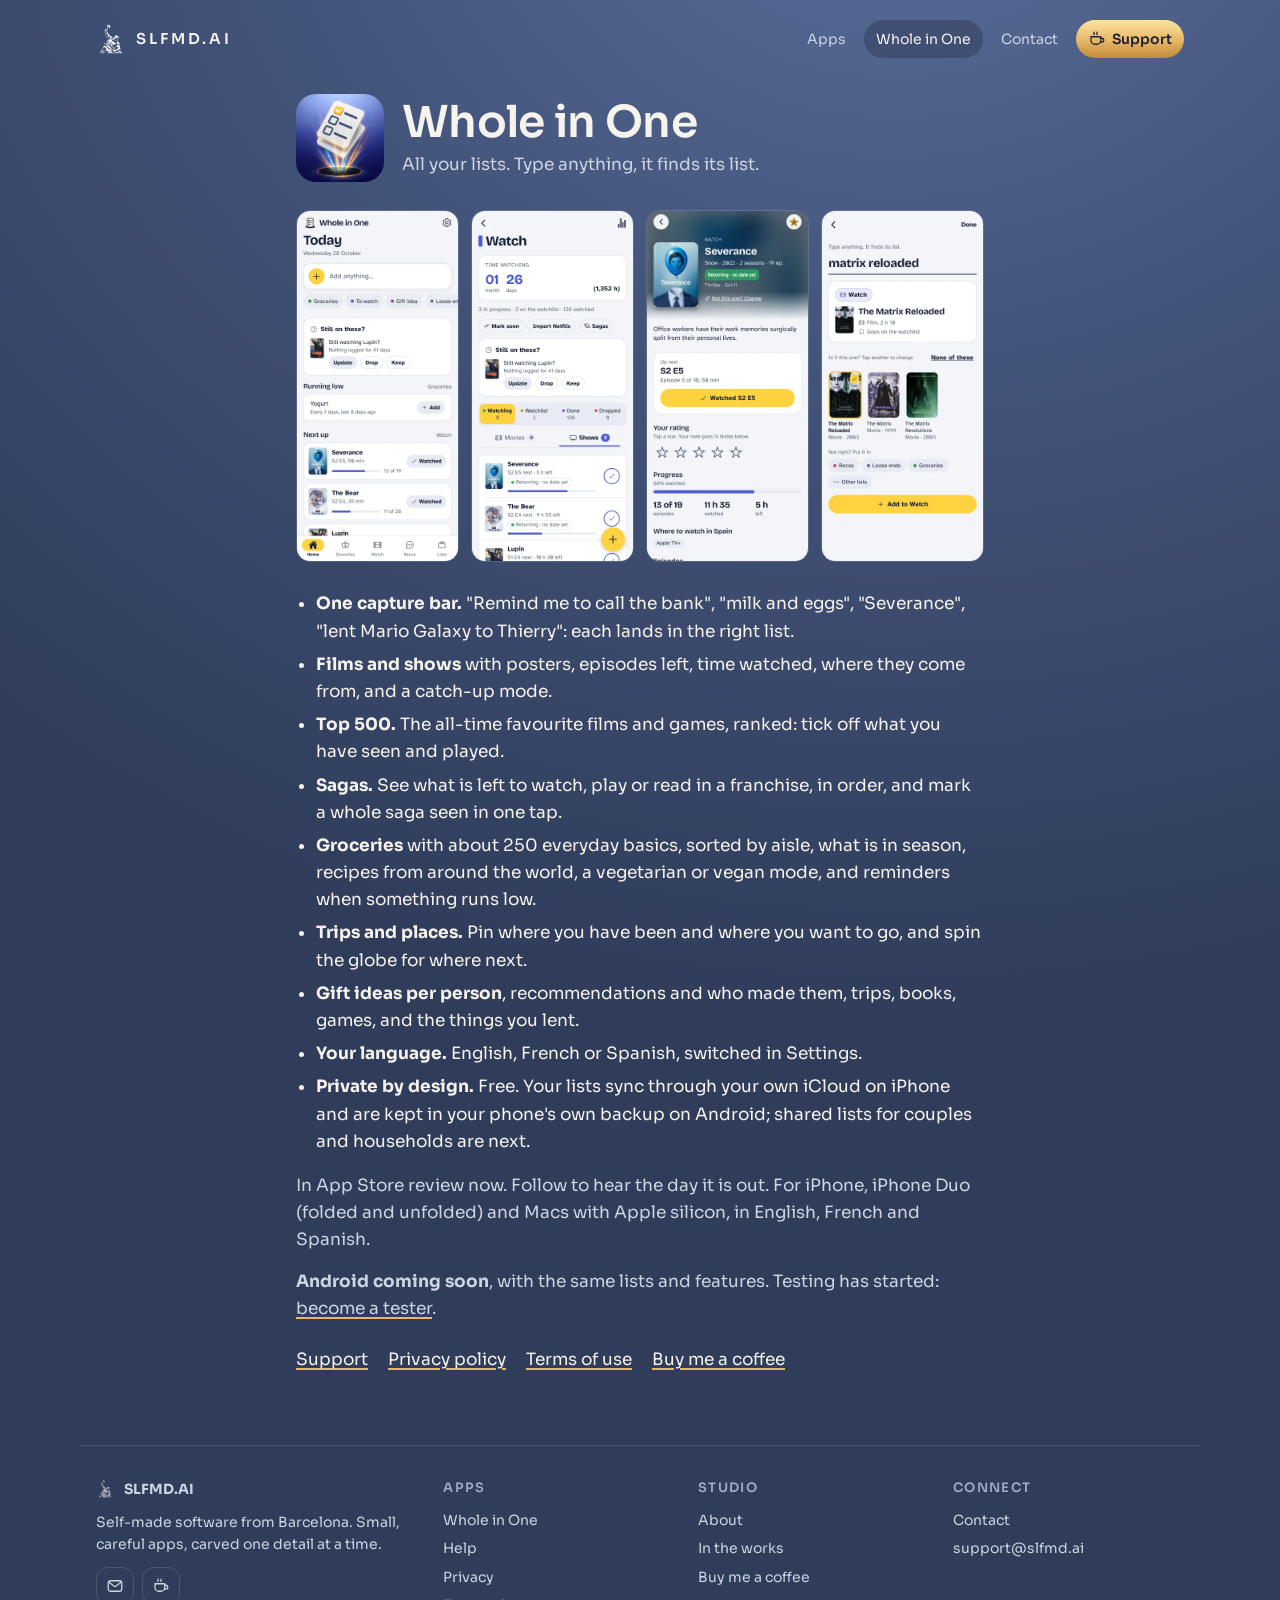
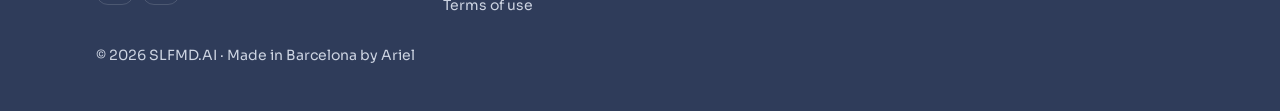
<file: wholeinone/index.html>
<!doctype html>
<html lang="en">
<head>
<meta charset="utf-8">
<meta name="viewport" content="width=device-width,initial-scale=1">
<title>Whole in One — All your lists</title>
<meta name="description" content="Type anything, it finds its list. To-dos, groceries, films and shows, games, books, gifts and sagas, on iPhone, and soon on Android.">
<meta name="theme-color" content="#43547a">
<link rel="icon" href="/favicon.ico" sizes="any">
<link rel="icon" type="image/png" href="/assets/favicon-32.png" sizes="32x32">
<link rel="apple-touch-icon" href="/apple-touch-icon.png">
<meta property="og:type" content="website">
<meta property="og:site_name" content="SLFMD.AI">
<meta property="og:title" content="Whole in One — All your lists">
<meta property="og:description" content="Type anything, it finds its list. To-dos, groceries, films and shows, games, books, gifts and sagas, on iPhone, and soon on Android.">
<meta property="og:image" content="https://slfmd.ai/assets/og-image.jpg">
<meta name="twitter:card" content="summary_large_image">
<link rel="preconnect" href="https://fonts.googleapis.com">
<link rel="preconnect" href="https://fonts.gstatic.com" crossorigin>
<link href="https://fonts.googleapis.com/css2?family=Sora:wght@400;600&display=swap" rel="stylesheet">
<link rel="stylesheet" href="/assets/site.css">
</head>
<body>
<svg width="0" height="0" style="position:absolute" aria-hidden="true">
<symbol id="i-mail" viewBox="0 0 24 24"><rect x="3" y="5" width="18" height="14" rx="3"/><path d="m4 7 8 6 8-6"/></symbol>
<symbol id="i-insta" viewBox="0 0 24 24"><rect x="3.5" y="3.5" width="17" height="17" rx="5"/><circle cx="12" cy="12" r="4"/><circle cx="17.2" cy="6.8" r="0.6" fill="currentColor"/></symbol>
<symbol id="i-coffee" viewBox="0 0 24 24"><path d="M4 9h13v5a5 5 0 0 1-5 5H9a5 5 0 0 1-5-5V9Z"/><path d="M17 11h1.5a2.5 2.5 0 0 1 0 5H17"/><path d="M8 3v3M12 3v3"/></symbol>
<symbol id="i-heart" viewBox="0 0 24 24"><path d="M12 20s-7.5-4.6-7.5-10A4.3 4.3 0 0 1 12 7.4 4.3 4.3 0 0 1 19.5 10c0 5.4-7.5 10-7.5 10Z"/></symbol>
<symbol id="i-help" viewBox="0 0 24 24"><circle cx="12" cy="12" r="9"/><circle cx="12" cy="12" r="3.5"/><path d="m5.6 5.6 3.9 3.9M14.5 14.5l3.9 3.9M18.4 5.6l-3.9 3.9M9.5 14.5l-3.9 3.9"/></symbol>
<symbol id="i-chat" viewBox="0 0 24 24"><path d="M20 12a8 8 0 0 1-11.6 7.1L4 20l1-4.2A8 8 0 1 1 20 12Z"/></symbol>
<symbol id="i-apps" viewBox="0 0 24 24"><rect x="4" y="4" width="7" height="7" rx="2"/><rect x="13" y="4" width="7" height="7" rx="2"/><rect x="4" y="13" width="7" height="7" rx="2"/><rect x="13" y="13" width="7" height="7" rx="2"/></symbol>
<symbol id="i-hammer" viewBox="0 0 24 24"><path d="m14 6 4 4M11.5 8.5l-7 7a1.8 1.8 0 0 0 2.5 2.5l7-7"/><path d="m12 5 3-2 6 6-2 3-3-1-3-3Z"/></symbol>
<symbol id="i-spark" viewBox="0 0 24 24"><path d="M12 3v4M12 17v4M3 12h4M17 12h4M6 6l2.5 2.5M15.5 15.5 18 18M18 6l-2.5 2.5M8.5 15.5 6 18"/></symbol>
<symbol id="i-type" viewBox="0 0 24 24"><rect x="3" y="6" width="18" height="12" rx="3"/><path d="M7 10h.01M11 10h.01M15 10h.01M8 14h8"/></symbol>
<symbol id="i-film" viewBox="0 0 24 24"><rect x="3" y="4" width="18" height="16" rx="3"/><path d="M7 4v16M17 4v16M3 9h4M3 15h4M17 9h4M17 15h4"/></symbol>
<symbol id="i-cart" viewBox="0 0 24 24"><path d="M3 4h2l2.2 11h10.6L20 7H6.2"/><circle cx="9" cy="19" r="1.3"/><circle cx="17" cy="19" r="1.3"/></symbol>
<symbol id="i-gift" viewBox="0 0 24 24"><rect x="4" y="9" width="16" height="11" rx="2"/><path d="M3 9h18M12 9v11M12 9S10.5 4 8 4.5 7.5 9 12 9Zm0 0s1.5-5 4-4.5S16.5 9 12 9Z"/></symbol>
<symbol id="i-pin" viewBox="0 0 24 24"><path d="M12 21s-6.5-6-6.5-11a6.5 6.5 0 0 1 13 0c0 5-6.5 11-6.5 11Z"/><circle cx="12" cy="10" r="2.4"/></symbol>
<symbol id="i-lock" viewBox="0 0 24 24"><rect x="5" y="10" width="14" height="10" rx="2.5"/><path d="M8 10V7.5a4 4 0 0 1 8 0V10"/></symbol>
<symbol id="i-phone" viewBox="0 0 24 24"><rect x="6.5" y="2.5" width="11" height="19" rx="2.5"/><path d="M11 18.5h2"/></symbol>
<symbol id="i-game" viewBox="0 0 24 24"><path d="M7 8h10a4 4 0 0 1 3.9 4.9l-.8 3.3a2.4 2.4 0 0 1-4.2.9L14.5 15h-5l-1.4 2.1a2.4 2.4 0 0 1-4.2-.9l-.8-3.3A4 4 0 0 1 7 8Z"/><path d="M8 11v3M6.5 12.5h3M15.5 12h.01M17.5 13.5h.01"/></symbol>
<symbol id="i-arrow" viewBox="0 0 24 24"><path d="M5 12h14M13 6l6 6-6 6"/></symbol>
<symbol id="i-globe" viewBox="0 0 24 24"><circle cx="12" cy="12" r="9"/><path d="M3 12h18M12 3a14 14 0 0 1 0 18M12 3a14 14 0 0 0 0 18"/></symbol>
</svg>
<a class="skip" href="#main">Skip to content</a>
<header class="bar">
<a class="brand" href="/" aria-label="SLFMD.AI home"><img src="/assets/mark-96.png" alt=""><span>SLFMD.AI</span></a>
<nav aria-label="Main"><a href="/#apps">Apps</a><a href="/wholeinone/" aria-current="page" class="hide-sm">Whole in One</a><a href="/contact/">Contact</a><a class="cta" href="https://ko-fi.com/slfmdai" rel="noopener"><svg class="icon"><use href="#i-coffee"/></svg><span class="hide-sm">Support</span></a></nav>
</header>
<main id="main">
<div class="app-head"><img src="/wholeinone/img/icon.png" alt="Whole in One app icon"><div><h1>Whole in One</h1><p class="muted" style="margin:4px 0 0">All your lists. Type anything, it finds its list.</p></div></div>
<div class="shots">
<img src="/wholeinone/img/1_home.webp" width="402" height="874" alt="Home with today's lists">
<img src="/wholeinone/img/2_watch.webp" width="402" height="874" alt="Watch list with posters and episodes left">
<img src="/wholeinone/img/3_title.webp" width="402" height="874" alt="A title with seasons and episodes">
<img src="/wholeinone/img/4_capture.webp" width="402" height="874" alt="Typing one line that goes to the right list">
</div>
<ul class="features">
<li><strong>One capture bar.</strong> "Remind me to call the bank", "milk and eggs", "Severance", "lent Mario Galaxy to Thierry": each lands in the right list.</li>
<li><strong>Films and shows</strong> with posters, episodes left, time watched, where they come from, and a catch-up mode.</li>
<li><strong>Top 500.</strong> The all-time favourite films and games, ranked: tick off what you have seen and played.</li>
<li><strong>Sagas.</strong> See what is left to watch, play or read in a franchise, in order, and mark a whole saga seen in one tap.</li>
<li><strong>Groceries</strong> with about 250 everyday basics, sorted by aisle, what is in season, recipes from around the world, a vegetarian or vegan mode, and reminders when something runs low.</li>
<li><strong>Trips and places.</strong> Pin where you have been and where you want to go, and spin the globe for where next.</li>
<li><strong>Gift ideas per person</strong>, recommendations and who made them, trips, books, games, and the things you lent.</li>
<li><strong>Your language.</strong> English, French or Spanish, switched in Settings.</li>
<li><strong>Private by design.</strong> Free. Your lists sync through your own iCloud on iPhone and are kept in your phone's own backup on Android; shared lists for couples and households are next.</li>
</ul>
<p class="muted">In App Store review now. Follow  to hear the day it is out. For iPhone, iPhone Duo (folded and unfolded) and Macs with Apple silicon, in English, French and Spanish.</p>
<p class="muted"><strong>Android coming soon</strong>, with the same lists and features. Testing has started: <a href="mailto:support@slfmd.ai?subject=Android%20tester">become a tester</a>.</p>
<div class="links"><a href="/wholeinone/support/">Support</a><a href="/wholeinone/privacy/">Privacy policy</a><a href="/terms/">Terms of use</a><a href="https://ko-fi.com/slfmdai" rel="noopener">Buy me a coffee</a></div>
</main>
<footer>
<div class="cols">
<div><div class="sign"><img src="/assets/mark-96.png" alt=""><strong>SLFMD.AI</strong></div><p style="margin:10px 0 0">Self-made software from Barcelona. Small, careful apps, carved one detail at a time.</p>
<div class="social"><a href="mailto:contact@slfmd.ai" aria-label="Email"><svg class="icon"><use href="#i-mail"/></svg></a><a href="https://ko-fi.com/slfmdai" rel="noopener" aria-label="Ko-fi"><svg class="icon"><use href="#i-coffee"/></svg></a></div></div>
<div><h3>Apps</h3><ul><li><a href="/wholeinone/">Whole in One</a></li><li><a href="/wholeinone/support/">Help</a></li><li><a href="/wholeinone/privacy/">Privacy</a></li><li><a href="/terms/">Terms of use</a></li></ul></div>
<div><h3>Studio</h3><ul><li><a href="/#studio">About</a></li><li><a href="/#next">In the works</a></li><li><a href="https://ko-fi.com/slfmdai" rel="noopener">Buy me a coffee</a></li></ul></div>
<div><h3>Connect</h3><ul><li><a href="/contact/">Contact</a></li><li><a href="mailto:support@slfmd.ai">support@slfmd.ai</a></li></ul></div>
</div>
<div class="sign">© 2026 SLFMD.AI · Made in Barcelona by Ariel</div>
</footer>
</body>
</html>
</file>
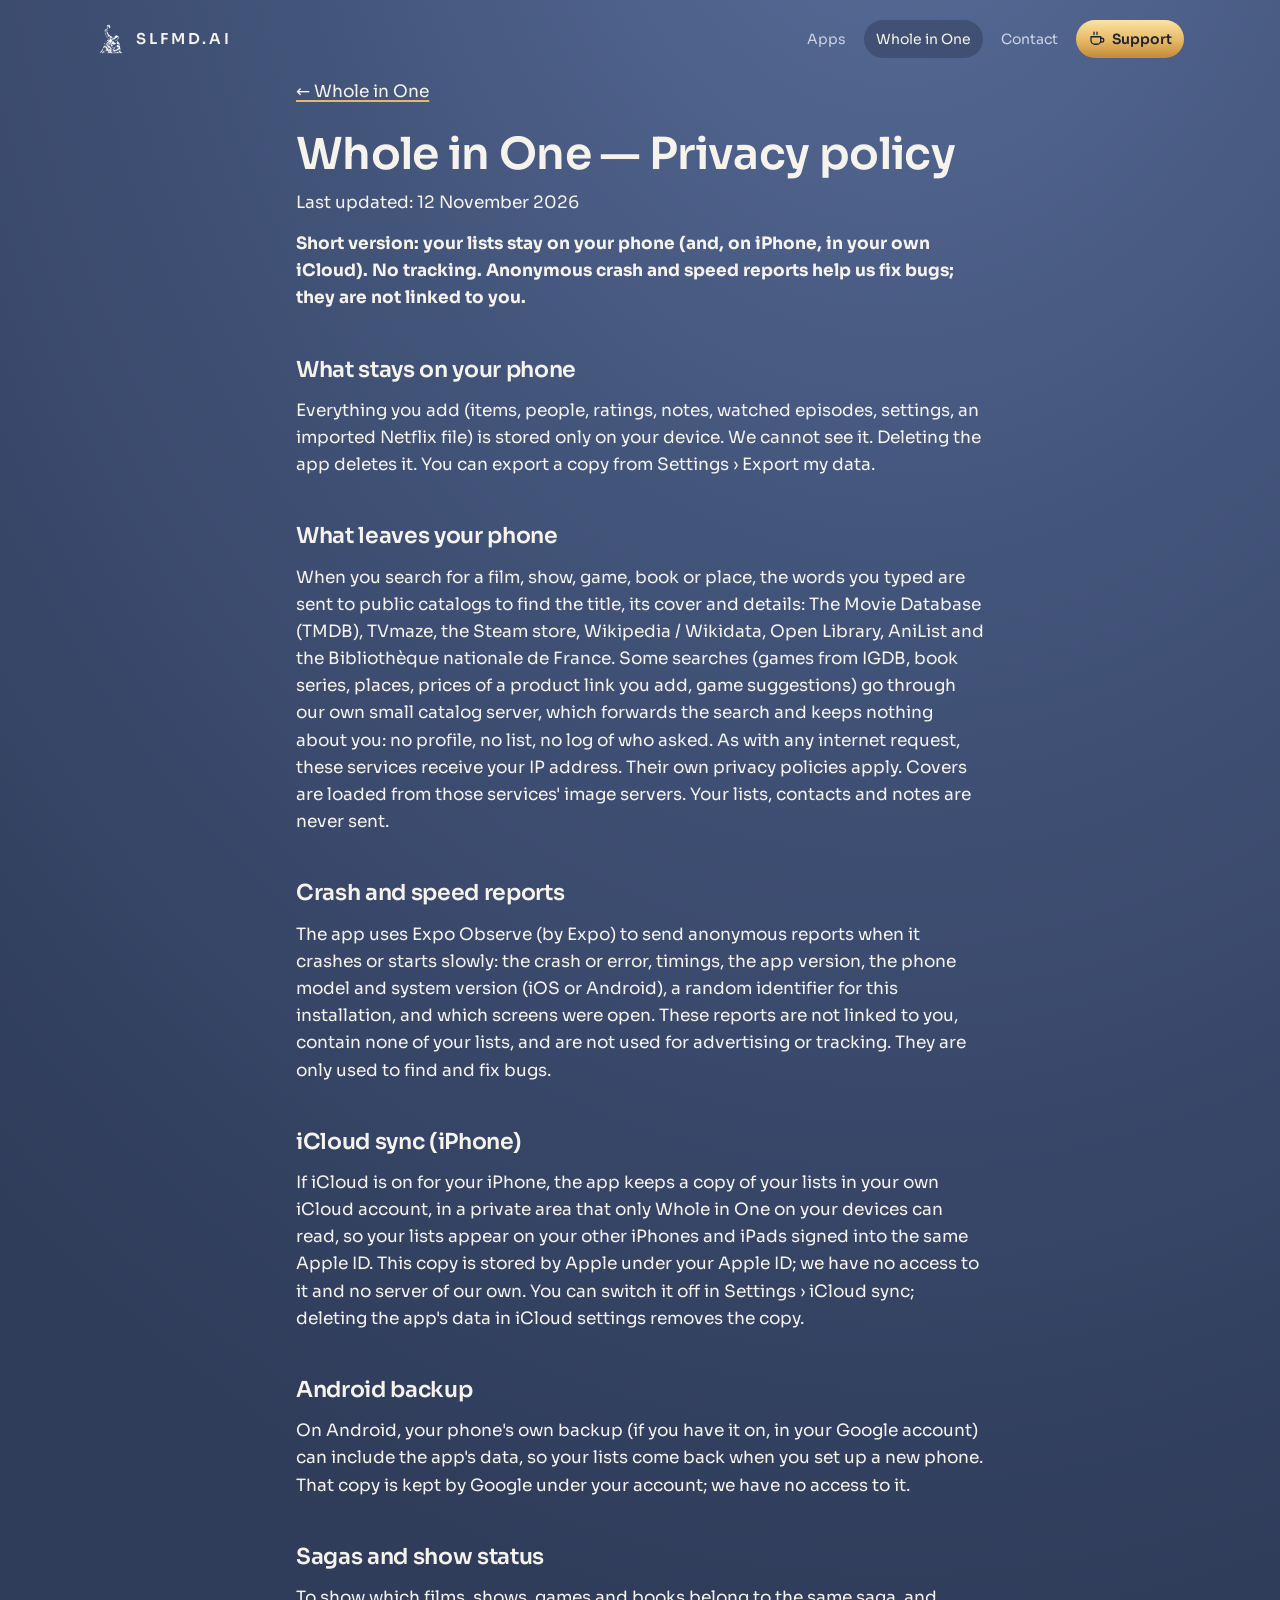
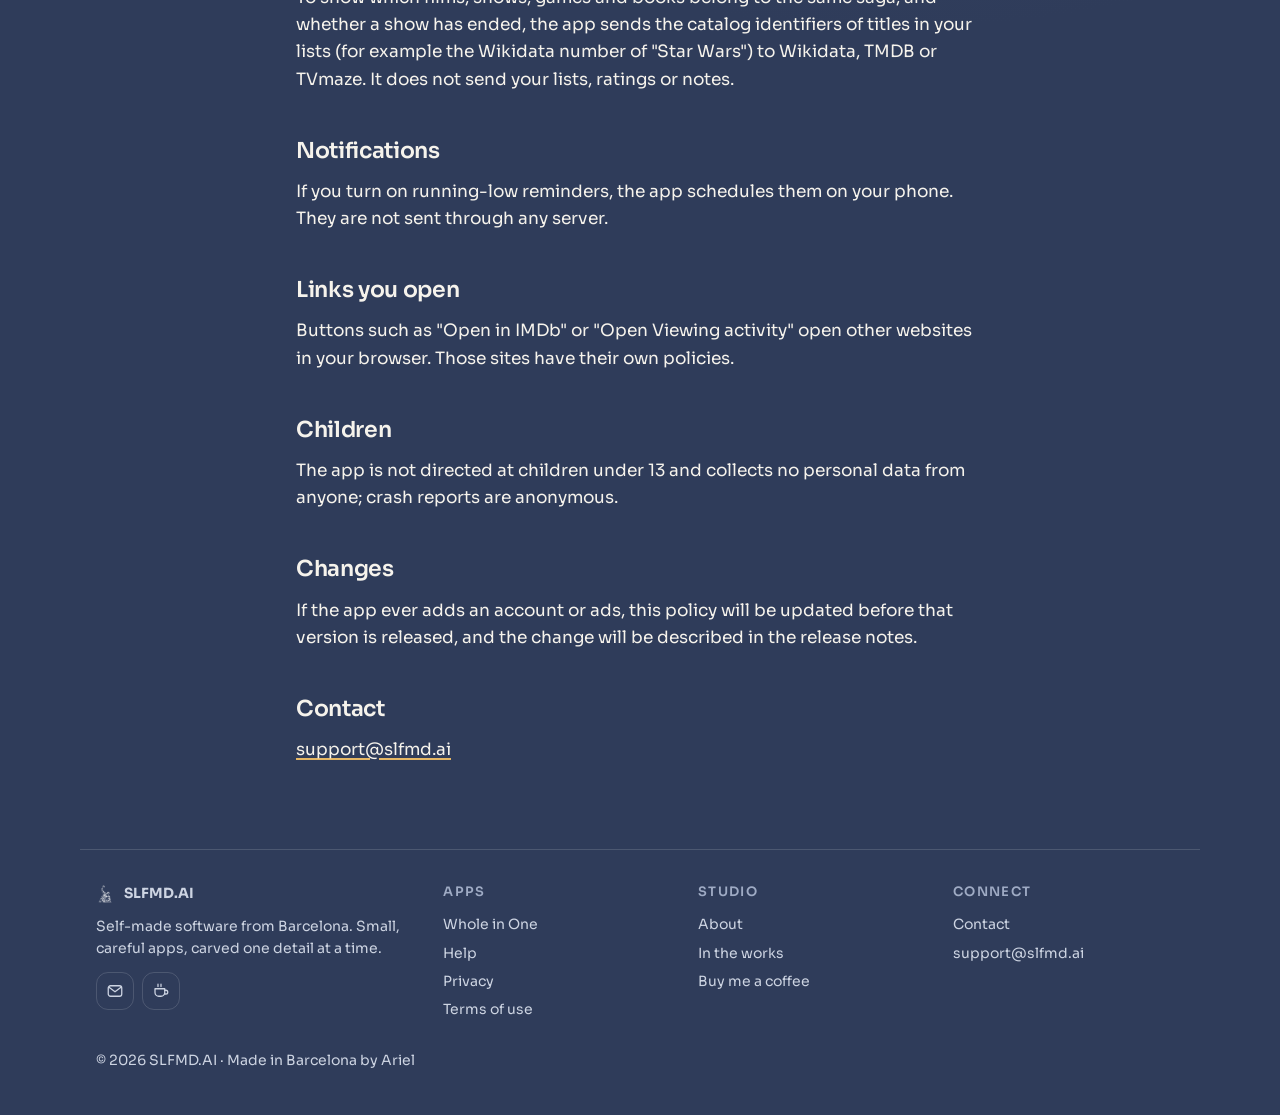
<file: wholeinone/privacy/index.html>
<!doctype html>
<html lang="en">
<head>
<meta charset="utf-8">
<meta name="viewport" content="width=device-width,initial-scale=1">
<title>Whole in One — Privacy policy</title>
<meta name="description" content="Privacy policy for Whole in One.">
<meta name="theme-color" content="#43547a">
<link rel="icon" href="/favicon.ico" sizes="any">
<link rel="icon" type="image/png" href="/assets/favicon-32.png" sizes="32x32">
<link rel="apple-touch-icon" href="/apple-touch-icon.png">
<meta property="og:type" content="website">
<meta property="og:site_name" content="SLFMD.AI">
<meta property="og:title" content="Whole in One — Privacy policy">
<meta property="og:description" content="Privacy policy for Whole in One.">
<meta property="og:image" content="https://slfmd.ai/assets/og-image.jpg">
<meta name="twitter:card" content="summary_large_image">
<link rel="preconnect" href="https://fonts.googleapis.com">
<link rel="preconnect" href="https://fonts.gstatic.com" crossorigin>
<link href="https://fonts.googleapis.com/css2?family=Sora:wght@400;600&display=swap" rel="stylesheet">
<link rel="stylesheet" href="/assets/site.css">
</head>
<body>
<svg width="0" height="0" style="position:absolute" aria-hidden="true">
<symbol id="i-mail" viewBox="0 0 24 24"><rect x="3" y="5" width="18" height="14" rx="3"/><path d="m4 7 8 6 8-6"/></symbol>
<symbol id="i-insta" viewBox="0 0 24 24"><rect x="3.5" y="3.5" width="17" height="17" rx="5"/><circle cx="12" cy="12" r="4"/><circle cx="17.2" cy="6.8" r="0.6" fill="currentColor"/></symbol>
<symbol id="i-coffee" viewBox="0 0 24 24"><path d="M4 9h13v5a5 5 0 0 1-5 5H9a5 5 0 0 1-5-5V9Z"/><path d="M17 11h1.5a2.5 2.5 0 0 1 0 5H17"/><path d="M8 3v3M12 3v3"/></symbol>
<symbol id="i-heart" viewBox="0 0 24 24"><path d="M12 20s-7.5-4.6-7.5-10A4.3 4.3 0 0 1 12 7.4 4.3 4.3 0 0 1 19.5 10c0 5.4-7.5 10-7.5 10Z"/></symbol>
<symbol id="i-help" viewBox="0 0 24 24"><circle cx="12" cy="12" r="9"/><circle cx="12" cy="12" r="3.5"/><path d="m5.6 5.6 3.9 3.9M14.5 14.5l3.9 3.9M18.4 5.6l-3.9 3.9M9.5 14.5l-3.9 3.9"/></symbol>
<symbol id="i-chat" viewBox="0 0 24 24"><path d="M20 12a8 8 0 0 1-11.6 7.1L4 20l1-4.2A8 8 0 1 1 20 12Z"/></symbol>
<symbol id="i-apps" viewBox="0 0 24 24"><rect x="4" y="4" width="7" height="7" rx="2"/><rect x="13" y="4" width="7" height="7" rx="2"/><rect x="4" y="13" width="7" height="7" rx="2"/><rect x="13" y="13" width="7" height="7" rx="2"/></symbol>
<symbol id="i-hammer" viewBox="0 0 24 24"><path d="m14 6 4 4M11.5 8.5l-7 7a1.8 1.8 0 0 0 2.5 2.5l7-7"/><path d="m12 5 3-2 6 6-2 3-3-1-3-3Z"/></symbol>
<symbol id="i-spark" viewBox="0 0 24 24"><path d="M12 3v4M12 17v4M3 12h4M17 12h4M6 6l2.5 2.5M15.5 15.5 18 18M18 6l-2.5 2.5M8.5 15.5 6 18"/></symbol>
<symbol id="i-type" viewBox="0 0 24 24"><rect x="3" y="6" width="18" height="12" rx="3"/><path d="M7 10h.01M11 10h.01M15 10h.01M8 14h8"/></symbol>
<symbol id="i-film" viewBox="0 0 24 24"><rect x="3" y="4" width="18" height="16" rx="3"/><path d="M7 4v16M17 4v16M3 9h4M3 15h4M17 9h4M17 15h4"/></symbol>
<symbol id="i-cart" viewBox="0 0 24 24"><path d="M3 4h2l2.2 11h10.6L20 7H6.2"/><circle cx="9" cy="19" r="1.3"/><circle cx="17" cy="19" r="1.3"/></symbol>
<symbol id="i-gift" viewBox="0 0 24 24"><rect x="4" y="9" width="16" height="11" rx="2"/><path d="M3 9h18M12 9v11M12 9S10.5 4 8 4.5 7.5 9 12 9Zm0 0s1.5-5 4-4.5S16.5 9 12 9Z"/></symbol>
<symbol id="i-pin" viewBox="0 0 24 24"><path d="M12 21s-6.5-6-6.5-11a6.5 6.5 0 0 1 13 0c0 5-6.5 11-6.5 11Z"/><circle cx="12" cy="10" r="2.4"/></symbol>
<symbol id="i-lock" viewBox="0 0 24 24"><rect x="5" y="10" width="14" height="10" rx="2.5"/><path d="M8 10V7.5a4 4 0 0 1 8 0V10"/></symbol>
<symbol id="i-phone" viewBox="0 0 24 24"><rect x="6.5" y="2.5" width="11" height="19" rx="2.5"/><path d="M11 18.5h2"/></symbol>
<symbol id="i-game" viewBox="0 0 24 24"><path d="M7 8h10a4 4 0 0 1 3.9 4.9l-.8 3.3a2.4 2.4 0 0 1-4.2.9L14.5 15h-5l-1.4 2.1a2.4 2.4 0 0 1-4.2-.9l-.8-3.3A4 4 0 0 1 7 8Z"/><path d="M8 11v3M6.5 12.5h3M15.5 12h.01M17.5 13.5h.01"/></symbol>
<symbol id="i-arrow" viewBox="0 0 24 24"><path d="M5 12h14M13 6l6 6-6 6"/></symbol>
<symbol id="i-globe" viewBox="0 0 24 24"><circle cx="12" cy="12" r="9"/><path d="M3 12h18M12 3a14 14 0 0 1 0 18M12 3a14 14 0 0 0 0 18"/></symbol>
</svg>
<a class="skip" href="#main">Skip to content</a>
<header class="bar">
<a class="brand" href="/" aria-label="SLFMD.AI home"><img src="/assets/mark-96.png" alt=""><span>SLFMD.AI</span></a>
<nav aria-label="Main"><a href="/#apps">Apps</a><a href="/wholeinone/" aria-current="page" class="hide-sm">Whole in One</a><a href="/contact/">Contact</a><a class="cta" href="https://ko-fi.com/slfmdai" rel="noopener"><svg class="icon"><use href="#i-coffee"/></svg><span class="hide-sm">Support</span></a></nav>
</header>
<main id="main">
<p><a href="/wholeinone/">← Whole in One</a></p>
<h1>Whole in One — Privacy policy</h1>
<p>Last updated: 12 November 2026</p>
<p><strong>Short version: your lists stay on your phone (and, on iPhone, in your own iCloud). No tracking. Anonymous crash and speed reports help us fix bugs; they are not linked to you.</strong></p>
<h2>What stays on your phone</h2>
<p>Everything you add (items, people, ratings, notes, watched episodes, settings, an imported Netflix file) is stored only on your device. We cannot see it. Deleting the app deletes it. You can export a copy from Settings › Export my data.</p>
<h2>What leaves your phone</h2>
<p>When you search for a film, show, game, book or place, the words you typed are sent to public catalogs to find the title, its cover and details: The Movie Database (TMDB), TVmaze, the Steam store, Wikipedia / Wikidata, Open Library, AniList and the Bibliothèque nationale de France. Some searches (games from IGDB, book series, places, prices of a product link you add, game suggestions) go through our own small catalog server, which forwards the search and keeps nothing about you: no profile, no list, no log of who asked. As with any internet request, these services receive your IP address. Their own privacy policies apply. Covers are loaded from those services' image servers. Your lists, contacts and notes are never sent.</p>
<h2>Crash and speed reports</h2>
<p>The app uses Expo Observe (by Expo) to send anonymous reports when it crashes or starts slowly: the crash or error, timings, the app version, the phone model and system version (iOS or Android), a random identifier for this installation, and which screens were open. These reports are not linked to you, contain none of your lists, and are not used for advertising or tracking. They are only used to find and fix bugs.</p>
<h2>iCloud sync (iPhone)</h2>
<p>If iCloud is on for your iPhone, the app keeps a copy of your lists in your own iCloud account, in a private area that only Whole in One on your devices can read, so your lists appear on your other iPhones and iPads signed into the same Apple ID. This copy is stored by Apple under your Apple ID; we have no access to it and no server of our own. You can switch it off in Settings › iCloud sync; deleting the app's data in iCloud settings removes the copy.</p>
<h2>Android backup</h2>
<p>On Android, your phone's own backup (if you have it on, in your Google account) can include the app's data, so your lists come back when you set up a new phone. That copy is kept by Google under your account; we have no access to it.</p>
<h2>Sagas and show status</h2>
<p>To show which films, shows, games and books belong to the same saga, and whether a show has ended, the app sends the catalog identifiers of titles in your lists (for example the Wikidata number of "Star Wars") to Wikidata, TMDB or TVmaze. It does not send your lists, ratings or notes.</p>
<h2>Notifications</h2>
<p>If you turn on running-low reminders, the app schedules them on your phone. They are not sent through any server.</p>
<h2>Links you open</h2>
<p>Buttons such as "Open in IMDb" or "Open Viewing activity" open other websites in your browser. Those sites have their own policies.</p>
<h2>Children</h2>
<p>The app is not directed at children under 13 and collects no personal data from anyone; crash reports are anonymous.</p>
<h2>Changes</h2>
<p>If the app ever adds an account or ads, this policy will be updated before that version is released, and the change will be described in the release notes.</p>
<h2>Contact</h2>
<p><a href="mailto:support@slfmd.ai">support@slfmd.ai</a></p>
</main>
</main>
</main>
</main>
</main>
<footer>
<div class="cols">
<div><div class="sign"><img src="/assets/mark-96.png" alt=""><strong>SLFMD.AI</strong></div><p style="margin:10px 0 0">Self-made software from Barcelona. Small, careful apps, carved one detail at a time.</p>
<div class="social"><a href="mailto:contact@slfmd.ai" aria-label="Email"><svg class="icon"><use href="#i-mail"/></svg></a><a href="https://ko-fi.com/slfmdai" rel="noopener" aria-label="Ko-fi"><svg class="icon"><use href="#i-coffee"/></svg></a></div></div>
<div><h3>Apps</h3><ul><li><a href="/wholeinone/">Whole in One</a></li><li><a href="/wholeinone/support/">Help</a></li><li><a href="/wholeinone/privacy/">Privacy</a></li><li><a href="/terms/">Terms of use</a></li></ul></div>
<div><h3>Studio</h3><ul><li><a href="/#studio">About</a></li><li><a href="/#next">In the works</a></li><li><a href="https://ko-fi.com/slfmdai" rel="noopener">Buy me a coffee</a></li></ul></div>
<div><h3>Connect</h3><ul><li><a href="/contact/">Contact</a></li><li><a href="mailto:support@slfmd.ai">support@slfmd.ai</a></li></ul></div>
</div>
<div class="sign">© 2026 SLFMD.AI · Made in Barcelona by Ariel</div>
</footer>
</body>
</html>
</file>
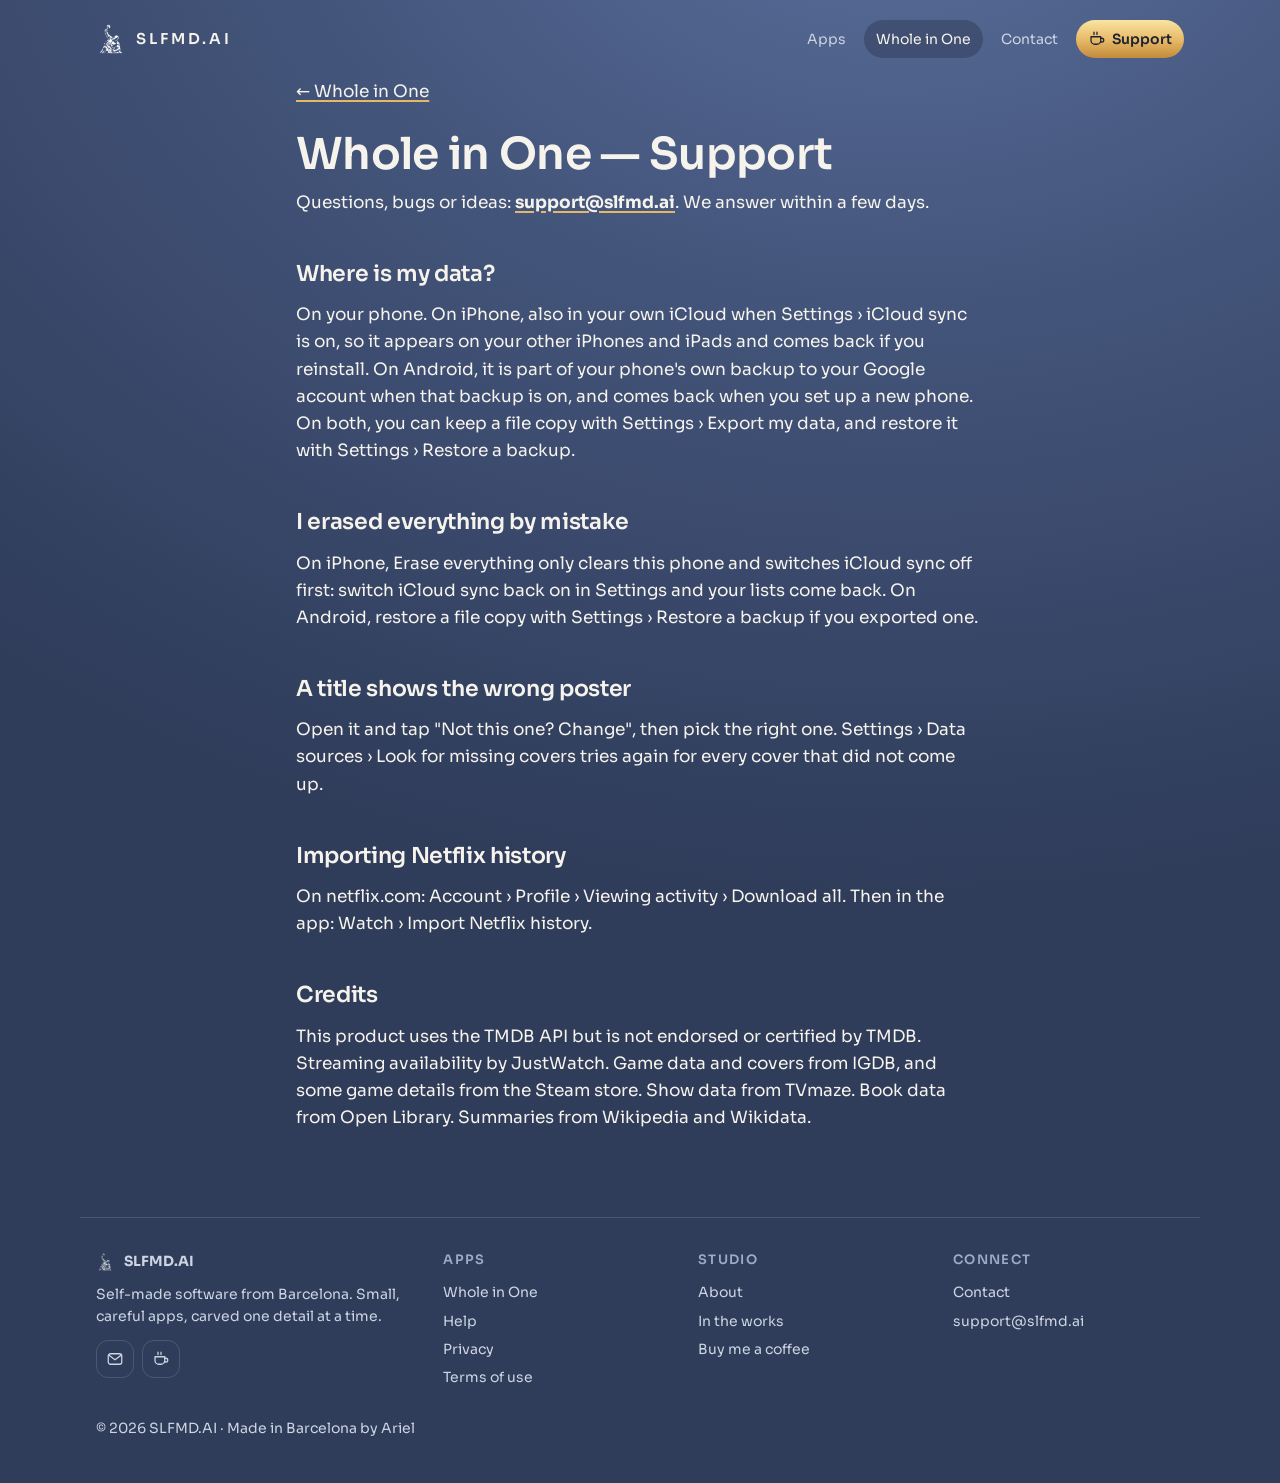
<file: wholeinone/support/index.html>
<!doctype html>
<html lang="en">
<head>
<meta charset="utf-8">
<meta name="viewport" content="width=device-width,initial-scale=1">
<title>Whole in One — Support</title>
<meta name="description" content="Help and contact for Whole in One.">
<meta name="theme-color" content="#43547a">
<link rel="icon" href="/favicon.ico" sizes="any">
<link rel="icon" type="image/png" href="/assets/favicon-32.png" sizes="32x32">
<link rel="apple-touch-icon" href="/apple-touch-icon.png">
<meta property="og:type" content="website">
<meta property="og:site_name" content="SLFMD.AI">
<meta property="og:title" content="Whole in One — Support">
<meta property="og:description" content="Help and contact for Whole in One.">
<meta property="og:image" content="https://slfmd.ai/assets/og-image.jpg">
<meta name="twitter:card" content="summary_large_image">
<link rel="preconnect" href="https://fonts.googleapis.com">
<link rel="preconnect" href="https://fonts.gstatic.com" crossorigin>
<link href="https://fonts.googleapis.com/css2?family=Sora:wght@400;600&display=swap" rel="stylesheet">
<link rel="stylesheet" href="/assets/site.css">
</head>
<body>
<svg width="0" height="0" style="position:absolute" aria-hidden="true">
<symbol id="i-mail" viewBox="0 0 24 24"><rect x="3" y="5" width="18" height="14" rx="3"/><path d="m4 7 8 6 8-6"/></symbol>
<symbol id="i-insta" viewBox="0 0 24 24"><rect x="3.5" y="3.5" width="17" height="17" rx="5"/><circle cx="12" cy="12" r="4"/><circle cx="17.2" cy="6.8" r="0.6" fill="currentColor"/></symbol>
<symbol id="i-coffee" viewBox="0 0 24 24"><path d="M4 9h13v5a5 5 0 0 1-5 5H9a5 5 0 0 1-5-5V9Z"/><path d="M17 11h1.5a2.5 2.5 0 0 1 0 5H17"/><path d="M8 3v3M12 3v3"/></symbol>
<symbol id="i-heart" viewBox="0 0 24 24"><path d="M12 20s-7.5-4.6-7.5-10A4.3 4.3 0 0 1 12 7.4 4.3 4.3 0 0 1 19.5 10c0 5.4-7.5 10-7.5 10Z"/></symbol>
<symbol id="i-help" viewBox="0 0 24 24"><circle cx="12" cy="12" r="9"/><circle cx="12" cy="12" r="3.5"/><path d="m5.6 5.6 3.9 3.9M14.5 14.5l3.9 3.9M18.4 5.6l-3.9 3.9M9.5 14.5l-3.9 3.9"/></symbol>
<symbol id="i-chat" viewBox="0 0 24 24"><path d="M20 12a8 8 0 0 1-11.6 7.1L4 20l1-4.2A8 8 0 1 1 20 12Z"/></symbol>
<symbol id="i-apps" viewBox="0 0 24 24"><rect x="4" y="4" width="7" height="7" rx="2"/><rect x="13" y="4" width="7" height="7" rx="2"/><rect x="4" y="13" width="7" height="7" rx="2"/><rect x="13" y="13" width="7" height="7" rx="2"/></symbol>
<symbol id="i-hammer" viewBox="0 0 24 24"><path d="m14 6 4 4M11.5 8.5l-7 7a1.8 1.8 0 0 0 2.5 2.5l7-7"/><path d="m12 5 3-2 6 6-2 3-3-1-3-3Z"/></symbol>
<symbol id="i-spark" viewBox="0 0 24 24"><path d="M12 3v4M12 17v4M3 12h4M17 12h4M6 6l2.5 2.5M15.5 15.5 18 18M18 6l-2.5 2.5M8.5 15.5 6 18"/></symbol>
<symbol id="i-type" viewBox="0 0 24 24"><rect x="3" y="6" width="18" height="12" rx="3"/><path d="M7 10h.01M11 10h.01M15 10h.01M8 14h8"/></symbol>
<symbol id="i-film" viewBox="0 0 24 24"><rect x="3" y="4" width="18" height="16" rx="3"/><path d="M7 4v16M17 4v16M3 9h4M3 15h4M17 9h4M17 15h4"/></symbol>
<symbol id="i-cart" viewBox="0 0 24 24"><path d="M3 4h2l2.2 11h10.6L20 7H6.2"/><circle cx="9" cy="19" r="1.3"/><circle cx="17" cy="19" r="1.3"/></symbol>
<symbol id="i-gift" viewBox="0 0 24 24"><rect x="4" y="9" width="16" height="11" rx="2"/><path d="M3 9h18M12 9v11M12 9S10.5 4 8 4.5 7.5 9 12 9Zm0 0s1.5-5 4-4.5S16.5 9 12 9Z"/></symbol>
<symbol id="i-pin" viewBox="0 0 24 24"><path d="M12 21s-6.5-6-6.5-11a6.5 6.5 0 0 1 13 0c0 5-6.5 11-6.5 11Z"/><circle cx="12" cy="10" r="2.4"/></symbol>
<symbol id="i-lock" viewBox="0 0 24 24"><rect x="5" y="10" width="14" height="10" rx="2.5"/><path d="M8 10V7.5a4 4 0 0 1 8 0V10"/></symbol>
<symbol id="i-phone" viewBox="0 0 24 24"><rect x="6.5" y="2.5" width="11" height="19" rx="2.5"/><path d="M11 18.5h2"/></symbol>
<symbol id="i-game" viewBox="0 0 24 24"><path d="M7 8h10a4 4 0 0 1 3.9 4.9l-.8 3.3a2.4 2.4 0 0 1-4.2.9L14.5 15h-5l-1.4 2.1a2.4 2.4 0 0 1-4.2-.9l-.8-3.3A4 4 0 0 1 7 8Z"/><path d="M8 11v3M6.5 12.5h3M15.5 12h.01M17.5 13.5h.01"/></symbol>
<symbol id="i-arrow" viewBox="0 0 24 24"><path d="M5 12h14M13 6l6 6-6 6"/></symbol>
<symbol id="i-globe" viewBox="0 0 24 24"><circle cx="12" cy="12" r="9"/><path d="M3 12h18M12 3a14 14 0 0 1 0 18M12 3a14 14 0 0 0 0 18"/></symbol>
</svg>
<a class="skip" href="#main">Skip to content</a>
<header class="bar">
<a class="brand" href="/" aria-label="SLFMD.AI home"><img src="/assets/mark-96.png" alt=""><span>SLFMD.AI</span></a>
<nav aria-label="Main"><a href="/#apps">Apps</a><a href="/wholeinone/" aria-current="page" class="hide-sm">Whole in One</a><a href="/contact/">Contact</a><a class="cta" href="https://ko-fi.com/slfmdai" rel="noopener"><svg class="icon"><use href="#i-coffee"/></svg><span class="hide-sm">Support</span></a></nav>
</header>
<main id="main">
<p><a href="/wholeinone/">← Whole in One</a></p>
<h1>Whole in One — Support</h1>
<p>Questions, bugs or ideas: <strong><a href="mailto:support@slfmd.ai">support@slfmd.ai</a></strong>. We answer within a few days.</p>
<h2>Where is my data?</h2><p>On your phone. On iPhone, also in your own iCloud when Settings › iCloud sync is on, so it appears on your other iPhones and iPads and comes back if you reinstall. On Android, it is part of your phone's own backup to your Google account when that backup is on, and comes back when you set up a new phone. On both, you can keep a file copy with Settings › Export my data, and restore it with Settings › Restore a backup.</p>
<h2>I erased everything by mistake</h2><p>On iPhone, Erase everything only clears this phone and switches iCloud sync off first: switch iCloud sync back on in Settings and your lists come back. On Android, restore a file copy with Settings › Restore a backup if you exported one.</p>
<h2>A title shows the wrong poster</h2><p>Open it and tap "Not this one? Change", then pick the right one. Settings › Data sources › Look for missing covers tries again for every cover that did not come up.</p>
<h2>Importing Netflix history</h2><p>On netflix.com: Account › Profile › Viewing activity › Download all. Then in the app: Watch › Import Netflix history.</p>
<h2>Credits</h2><p>This product uses the TMDB API but is not endorsed or certified by TMDB. Streaming availability by JustWatch. Game data and covers from IGDB, and some game details from the Steam store. Show data from TVmaze. Book data from Open Library. Summaries from Wikipedia and Wikidata.</p>
</main>
<footer>
<div class="cols">
<div><div class="sign"><img src="/assets/mark-96.png" alt=""><strong>SLFMD.AI</strong></div><p style="margin:10px 0 0">Self-made software from Barcelona. Small, careful apps, carved one detail at a time.</p>
<div class="social"><a href="mailto:contact@slfmd.ai" aria-label="Email"><svg class="icon"><use href="#i-mail"/></svg></a><a href="https://ko-fi.com/slfmdai" rel="noopener" aria-label="Ko-fi"><svg class="icon"><use href="#i-coffee"/></svg></a></div></div>
<div><h3>Apps</h3><ul><li><a href="/wholeinone/">Whole in One</a></li><li><a href="/wholeinone/support/">Help</a></li><li><a href="/wholeinone/privacy/">Privacy</a></li><li><a href="/terms/">Terms of use</a></li></ul></div>
<div><h3>Studio</h3><ul><li><a href="/#studio">About</a></li><li><a href="/#next">In the works</a></li><li><a href="https://ko-fi.com/slfmdai" rel="noopener">Buy me a coffee</a></li></ul></div>
<div><h3>Connect</h3><ul><li><a href="/contact/">Contact</a></li><li><a href="mailto:support@slfmd.ai">support@slfmd.ai</a></li></ul></div>
</div>
<div class="sign">© 2026 SLFMD.AI · Made in Barcelona by Ariel</div>
</footer>
</body>
</html>
</file>
<file: assets/site.css>
/* SLFMD.AI — shared site styles, v2. Brand: deep navy, warm gold, Sora. */
:root {
  color-scheme: dark;
  --bg: #43547a;
  --bg-deep: #2f3c5a;
  --surface: rgba(16, 22, 38, 0.26);
  --surface-2: rgba(16, 22, 38, 0.42);
  --line: rgba(255, 255, 255, 0.14);
  --line-strong: rgba(255, 255, 255, 0.26);
  --ink: #f6f3ec;
  --muted: #cdd4e2;
  --faint: #9fabc4;
  --gold-1: #fbe4a2;
  --gold-2: #e6b765;
  --gold-3: #c18b3b;
  --gold: linear-gradient(180deg, var(--gold-1) 0%, var(--gold-2) 55%, var(--gold-3) 100%);
  --radius: 20px;
  --wide: 1120px;
  --read: 720px;
}
* { box-sizing: border-box; }
html { background: var(--bg-deep); scroll-behavior: smooth; }
body {
  margin: 0;
  background: var(--bg) radial-gradient(ellipse 110% 70% at 70% -10%, #5a6f9c 0%, var(--bg) 45%, var(--bg-deep) 100%) no-repeat;
  min-height: 100vh;
  color: var(--ink);
  font: 17px/1.6 "Sora", -apple-system, system-ui, "Segoe UI", sans-serif;
  -webkit-font-smoothing: antialiased;
  overflow-x: hidden;
}
main { max-width: var(--read); margin: 0 auto; padding: 0 16px 72px; }
main.wide { max-width: var(--wide); }
a { color: inherit; text-decoration-color: var(--gold-2); text-decoration-thickness: 1.5px; text-underline-offset: 3px; }
a:hover { color: var(--gold-1); }
h1, h2, h3 { font-weight: 600; letter-spacing: -0.015em; }
h1 { font-size: clamp(30px, 6vw, 44px); line-height: 1.12; margin: 24px 0 10px; }
h2 { font-size: 22px; margin: 40px 0 10px; }
p { margin: 0 0 14px; }
.muted { color: var(--muted); }
img { max-width: 100%; height: auto; }
.icon { width: 22px; height: 22px; flex: none; stroke: currentColor; fill: none; stroke-width: 1.7; stroke-linecap: round; stroke-linejoin: round; }
.skip { position: absolute; left: -9999px; }
.skip:focus { left: 16px; top: 8px; background: var(--ink); color: #1d2333; padding: 8px 12px; border-radius: 8px; z-index: 10; }
:focus-visible { outline: 2px solid var(--gold-1); outline-offset: 3px; border-radius: 6px; }

/* top bar */
.bar { max-width: var(--wide); margin: 0 auto; padding: 20px 16px; display: flex; align-items: center; justify-content: space-between; gap: 16px; }
.brand { display: inline-flex; align-items: center; gap: 10px; text-decoration: none; }
.brand img { width: 30px; height: 30px; object-fit: contain; }
.brand span { font-weight: 600; letter-spacing: 0.2em; font-size: 15px; }
.bar nav { display: flex; gap: 6px; align-items: center; font-size: 14px; }
.bar nav a { text-decoration: none; color: var(--muted); padding: 8px 12px; border-radius: 999px; white-space: nowrap; display: inline-flex; align-items: center; gap: 6px; }
.bar nav a:hover, .bar nav a[aria-current="page"] { color: var(--ink); background: var(--surface); }
.bar nav a.cta { color: #1d2333; background: var(--gold); font-weight: 600; }
.bar nav a.cta:hover { filter: brightness(1.06); }
.bar nav .icon { width: 18px; height: 18px; }
@media (max-width: 640px) {
  .bar { padding: 14px 16px; }
  .bar nav { gap: 0; font-size: 13px; }
  .bar nav a { padding: 8px 8px; }
  .bar nav .hide-sm { display: none; }
  .brand span { font-size: 13px; letter-spacing: 0.14em; }
  .brand img { width: 24px; height: 24px; }
}

/* gold wordmark */
.wordmark { font-weight: 600; letter-spacing: 0.18em; background: var(--gold); -webkit-background-clip: text; background-clip: text; color: transparent; }
.gold-text { background: var(--gold); -webkit-background-clip: text; background-clip: text; color: transparent; }

/* home hero: words left, the carved figure right */
.hero { display: grid; grid-template-columns: 1.1fr 0.9fr; gap: 24px; align-items: center; padding: 16px 0 8px; }
.hero h1 { font-size: clamp(38px, 7vw, 68px); line-height: 1.02; margin: 0 0 18px; letter-spacing: -0.03em; }
.hero .lede { font-size: 19px; color: var(--muted); max-width: 36ch; margin-bottom: 26px; }
.hero figure { margin: 0; }
.hero figure img { width: min(440px, 100%); display: block; margin: 0 auto; filter: drop-shadow(0 22px 34px rgba(10, 14, 28, 0.5)); }
.eyebrow { display: inline-flex; align-items: center; gap: 8px; font-size: 13px; letter-spacing: 0.12em; text-transform: uppercase; color: var(--gold-1); margin-bottom: 14px; }
.eyebrow::before { content: ""; width: 8px; height: 8px; border-radius: 50%; background: var(--gold-2); box-shadow: 0 0 0 4px rgba(230, 183, 101, 0.18); }
@media (max-width: 760px) {
  .hero { grid-template-columns: 1fr; text-align: left; }
  .hero figure { order: -1; }
  .hero figure img { width: min(300px, 80%); }
}

/* tabs */
.tabs { display: flex; gap: 4px; padding: 4px; margin: 40px 0 22px; background: var(--surface-2); border: 1px solid var(--line); border-radius: 999px; width: max-content; max-width: 100%; overflow-x: auto; scrollbar-width: none; }
.tabs::-webkit-scrollbar { display: none; }
.tabs button { font: inherit; font-size: 15px; color: var(--muted); background: none; border: 0; border-radius: 999px; padding: 10px 18px; cursor: pointer; display: inline-flex; align-items: center; gap: 8px; white-space: nowrap; }
.tabs button:hover { color: var(--ink); }
.tabs button[aria-selected="true"] { background: var(--ink); color: #1d2333; font-weight: 600; }
.tabs .count { font-size: 12px; opacity: 0.7; }
.tabs button .icon { width: 18px; height: 18px; }
[role="tabpanel"][hidden] { display: none; }
.panel-head { display: flex; align-items: baseline; justify-content: space-between; gap: 16px; flex-wrap: wrap; margin-bottom: 16px; }
.panel-head h2 { margin: 0; }
.panel-head p { margin: 0; color: var(--faint); font-size: 15px; }

/* featured app */
.feature { display: grid; grid-template-columns: 1fr 1fr; gap: 28px; background: var(--surface); border: 1px solid var(--line); border-radius: 28px; padding: 28px; overflow: hidden; }
.feature .app-id { display: flex; gap: 16px; align-items: center; margin-bottom: 14px; }
.feature .app-id img { width: 72px; height: 72px; border-radius: 18px; }
.feature h3 { font-size: 26px; margin: 0; }
.feature .strip { display: grid; grid-template-columns: repeat(3, 1fr); gap: 10px; align-self: end; }
.feature .strip img { border-radius: 14px; border: 1px solid var(--line); }
.feature .strip img:nth-child(2) { transform: translateY(-14px); }
@media (max-width: 860px) { .feature { grid-template-columns: 1fr; padding: 20px; } .feature .strip img:nth-child(2) { transform: none; } }

/* meta row: category · status */
.meta { display: flex; flex-wrap: wrap; gap: 6px 14px; font-size: 13px; color: var(--faint); margin: 4px 0 10px; }
.meta .tag { color: var(--gold-1); letter-spacing: 0.06em; text-transform: uppercase; }
.pill { display: inline-flex; align-items: center; gap: 6px; font-size: 12px; letter-spacing: 0.04em; padding: 3px 10px; border-radius: 999px; border: 1px solid var(--gold-3); color: var(--gold-1); }
.pill.live::before { content: ""; width: 6px; height: 6px; border-radius: 50%; background: #7fe0a0; }

/* icon list (features) */
.ilist { list-style: none; padding: 0; margin: 18px 0; display: grid; gap: 12px; }
.ilist li { display: flex; gap: 12px; align-items: flex-start; color: var(--muted); font-size: 15px; }
.ilist li strong { color: var(--ink); font-weight: 600; }
.ilist .icon { color: var(--gold-2); margin-top: 1px; }

/* card grid */
.cards { display: grid; grid-template-columns: repeat(3, 1fr); gap: 14px; }
.cards.two { grid-template-columns: repeat(2, 1fr); }
@media (max-width: 860px) { .cards { grid-template-columns: repeat(2, 1fr); } }
@media (max-width: 560px) { .cards, .cards.two { grid-template-columns: 1fr; } }
.tile { position: relative; display: flex; flex-direction: column; background: var(--surface); border: 1px solid var(--line); border-radius: var(--radius); padding: 20px; text-decoration: none; transition: border-color 0.15s, transform 0.15s, background 0.15s; }
a.tile:hover { border-color: var(--gold-2); background: var(--surface-2); transform: translateY(-2px); color: inherit; }
.tile .badge { width: 44px; height: 44px; border-radius: 14px; display: grid; place-items: center; background: rgba(251, 228, 162, 0.1); border: 1px solid rgba(251, 228, 162, 0.22); color: var(--gold-1); margin-bottom: 14px; }
.tile h3 { font-size: 18px; margin: 0 0 6px; }
.tile p { margin: 0; color: var(--muted); font-size: 15px; }
.tile .go { margin-top: auto; padding-top: 14px; font-size: 14px; color: var(--gold-1); display: inline-flex; align-items: center; gap: 6px; }
.tile .addr { font-size: 15px; color: var(--ink); word-break: break-all; margin-top: 10px; }

/* old cards (support, privacy pages) */
.card { background: var(--surface); border: 1px solid var(--line); border-radius: 18px; padding: 18px; display: flex; gap: 16px; align-items: center; text-decoration: none; }
.card:hover { border-color: var(--gold-2); color: inherit; }
.card img { width: 72px; height: 72px; border-radius: 16px; flex: none; }
.features { padding-left: 20px; }
.features li { margin-bottom: 6px; }
.links { display: flex; gap: 20px; flex-wrap: wrap; margin-top: 24px; }

/* app page */
.app-head { display: flex; gap: 18px; align-items: center; margin-top: 16px; }
.app-head img { width: 88px; height: 88px; border-radius: 20px; }
.app-head h1 { margin: 0; }
.shots { display: grid; grid-template-columns: repeat(4, 1fr); gap: 12px; margin: 28px 0; }
.shots img { border-radius: 14px; border: 1px solid var(--line); }
@media (max-width: 560px) { .shots { grid-template-columns: repeat(2, 1fr); } }

/* buttons */
.button { display: inline-flex; align-items: center; gap: 10px; padding: 13px 22px; border-radius: 999px; background: var(--gold); color: #1d2333; font-weight: 600; text-decoration: none; }
.button:hover { color: #1d2333; filter: brightness(1.06); }
.button.ghost { background: transparent; color: var(--ink); border: 1px solid var(--line-strong); }
.button.ghost:hover { border-color: var(--gold-2); color: var(--ink); }
.button .icon { width: 18px; height: 18px; }
.actions { display: flex; gap: 12px; flex-wrap: wrap; margin: 20px 0 8px; }
dl.facts { display: grid; grid-template-columns: max-content 1fr; gap: 8px 20px; margin: 0; }
dl.facts dt { color: var(--muted); }
dl.facts dd { margin: 0; }

/* studio */
.studio { display: grid; grid-template-columns: 1.2fr 1fr; gap: 28px; align-items: start; }
@media (max-width: 760px) { .studio { grid-template-columns: 1fr; } }
.stats { display: grid; grid-template-columns: repeat(2, 1fr); gap: 12px; }
.stat { background: var(--surface); border: 1px solid var(--line); border-radius: var(--radius); padding: 18px; }
.stat b { display: block; font-size: 30px; font-weight: 600; line-height: 1.1; }
.stat span { font-size: 14px; color: var(--muted); }

/* footer */
footer { max-width: var(--wide); margin: 0 auto; padding: 32px 16px 44px; border-top: 1px solid var(--line); font-size: 14px; color: var(--muted); }
footer .cols { display: grid; grid-template-columns: 1.4fr repeat(3, 1fr); gap: 24px; margin-bottom: 28px; }
@media (max-width: 760px) { footer .cols { grid-template-columns: 1fr 1fr; } footer .cols > :first-child { grid-column: 1 / -1; } }
footer h3 { font-size: 13px; letter-spacing: 0.1em; text-transform: uppercase; color: var(--faint); margin: 0 0 10px; font-weight: 600; }
footer ul { list-style: none; margin: 0; padding: 0; display: grid; gap: 6px; }
footer a { text-decoration: none; }
footer a:hover { color: var(--ink); }
footer .sign { display: flex; gap: 10px; align-items: center; flex-wrap: wrap; }
footer img { width: 18px; height: 18px; object-fit: contain; opacity: 0.8; }
footer .social { display: flex; gap: 8px; margin-top: 12px; }
footer .social a { width: 38px; height: 38px; border-radius: 12px; border: 1px solid var(--line); display: grid; place-items: center; }
footer .social a:hover { border-color: var(--gold-2); }
footer .social .icon { width: 18px; height: 18px; }
@media (max-width: 480px) {
  .tabs { width: 100%; }
  .tabs button { flex: 1; justify-content: center; padding: 10px 10px; font-size: 14px; }
  .tabs .count { display: none; }
  .tabs button .icon { display: none; }
}
</file>
